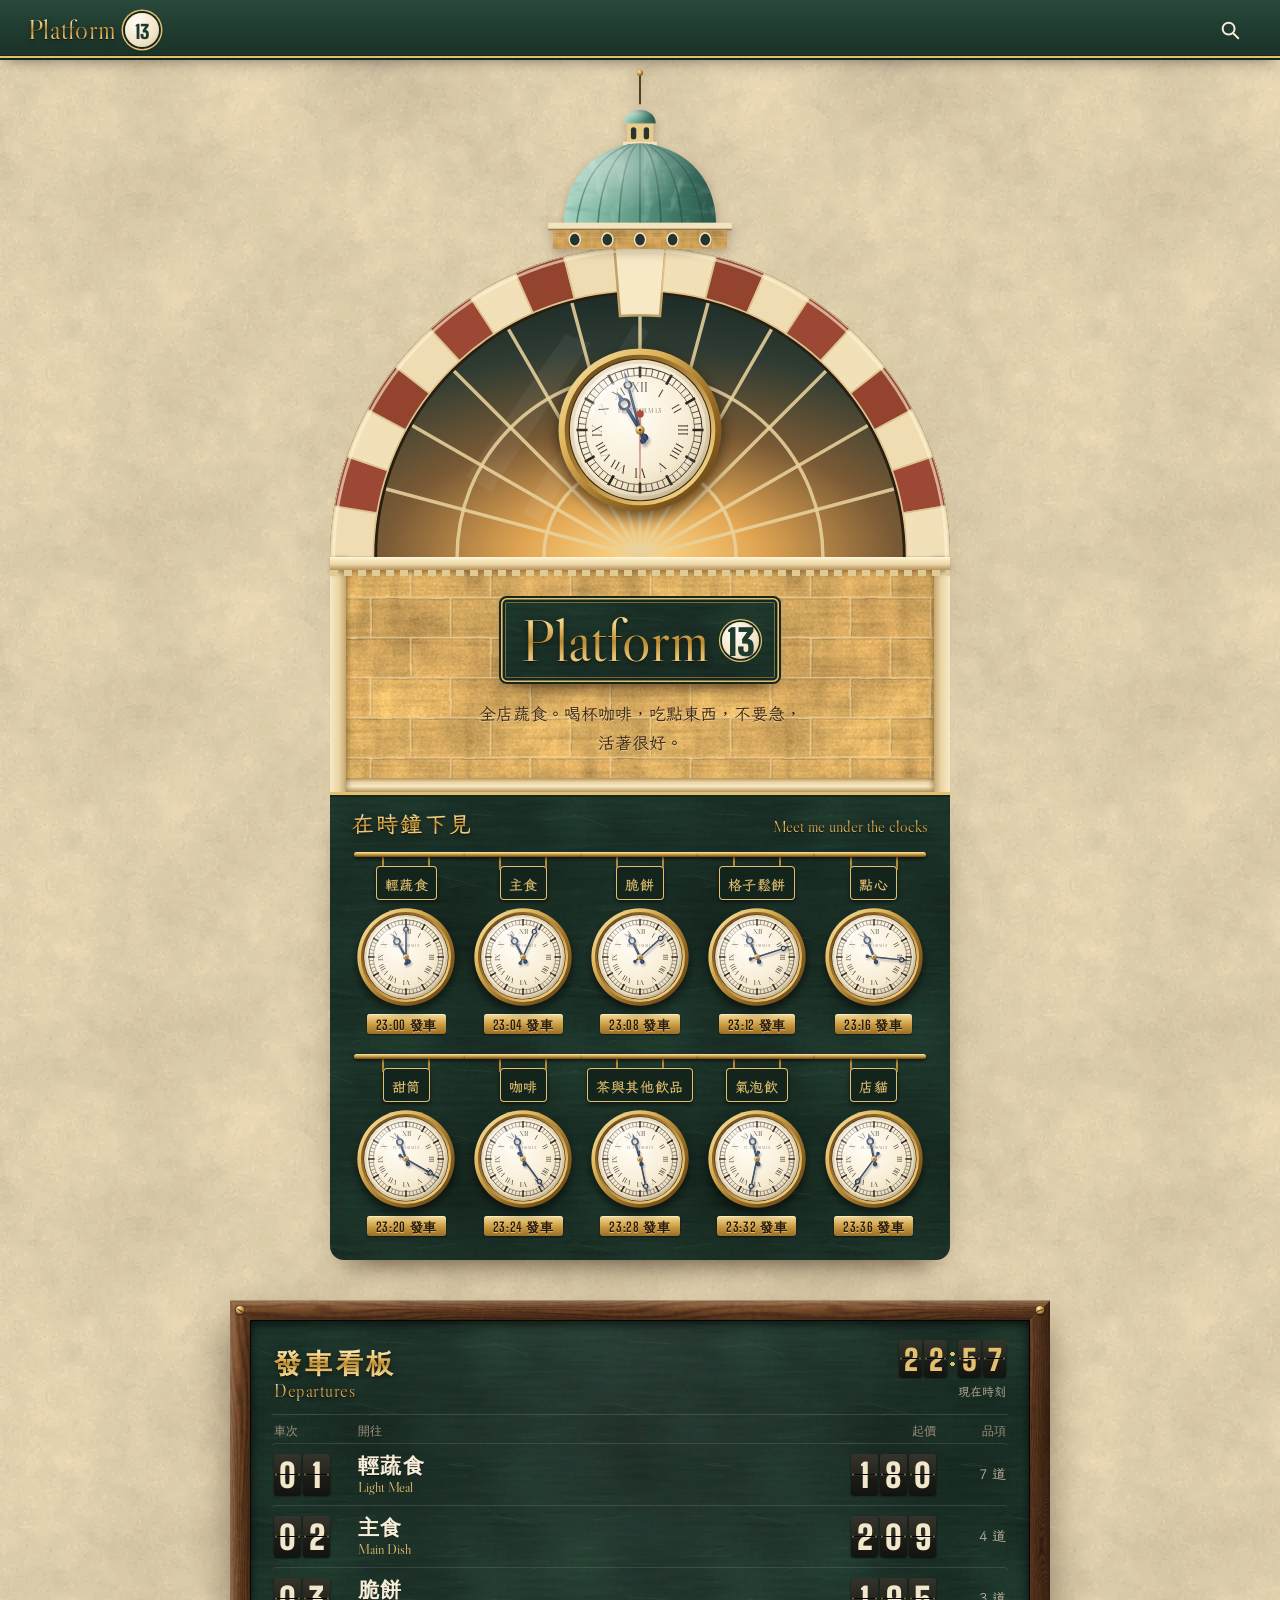
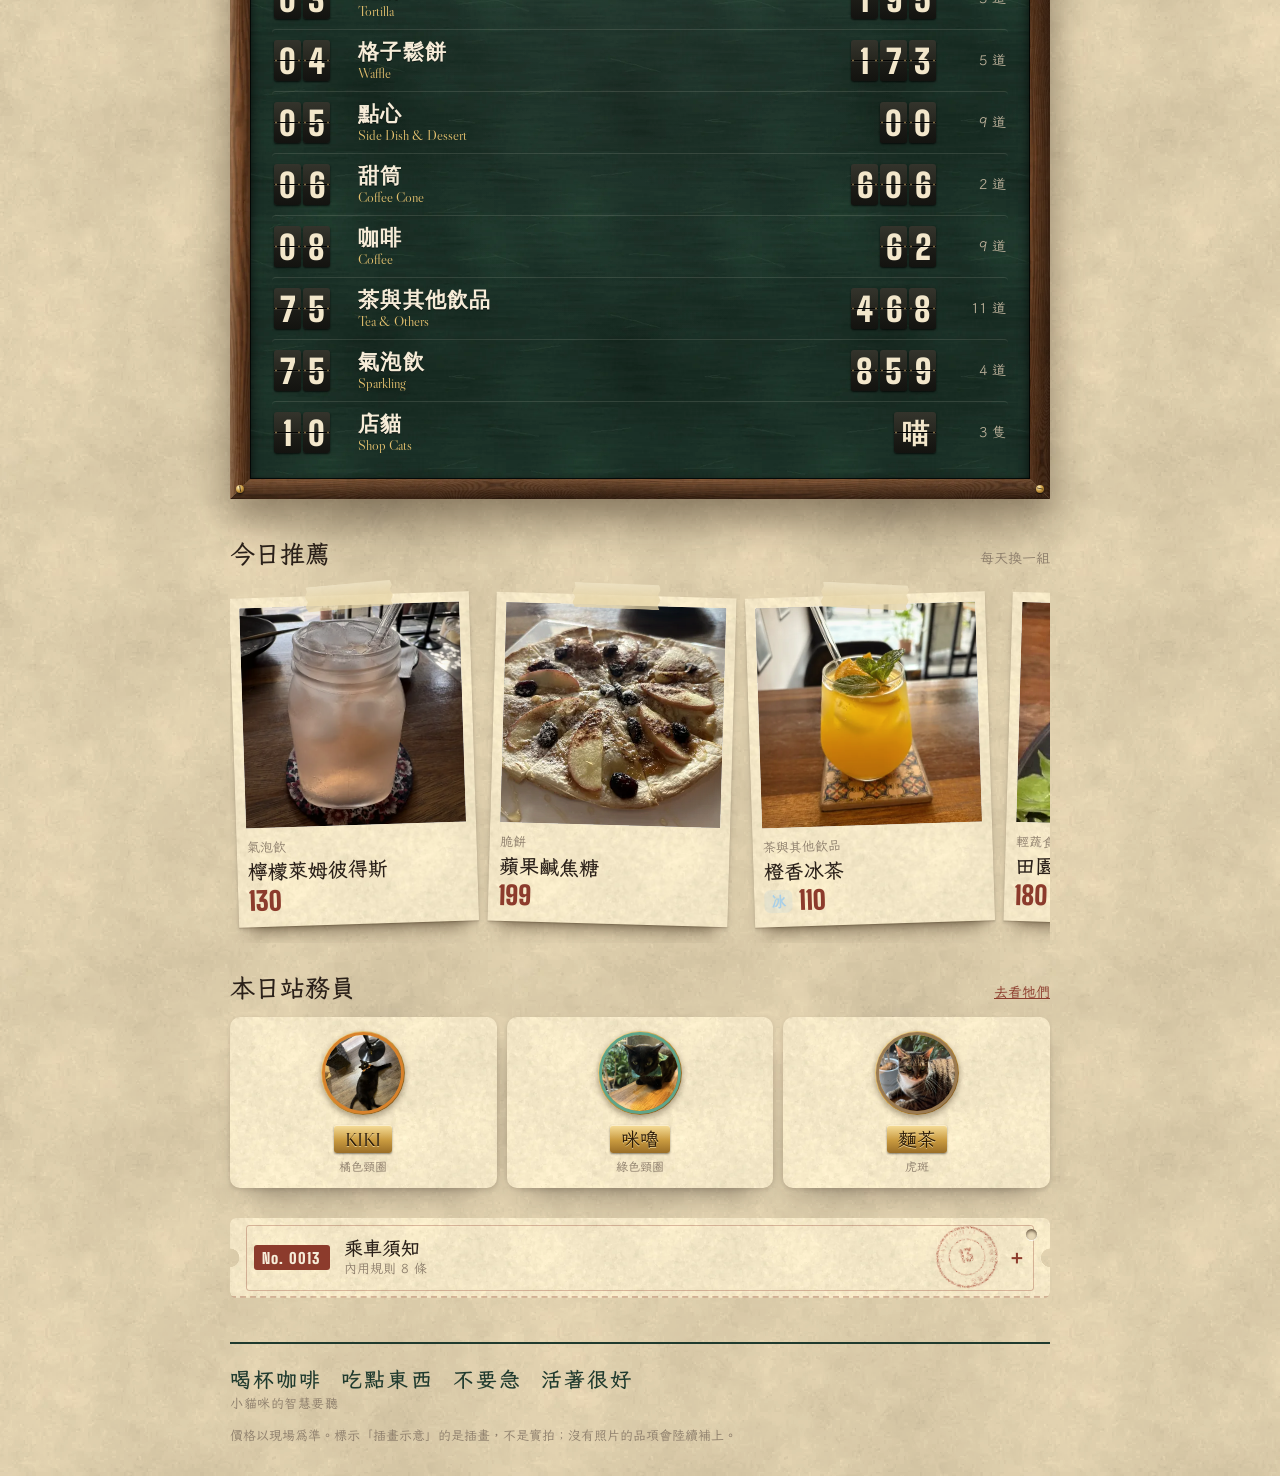
<file: index.html>
<!doctype html>
<html lang="zh-Hant">
<head>
<meta charset="utf-8">
<meta name="viewport" content="width=device-width, initial-scale=1, viewport-fit=cover">
<title>Platform 13｜菜單 Menu</title>
<meta name="description" content="Platform 13 全蔬食咖啡店的線上菜單。">
<meta name="theme-color" content="#1E3A2F">
<link rel="icon" href="assets/img/icon.svg" type="image/svg+xml">
<link rel="preload" href="assets/fonts/caslon-400.woff2" as="font" type="font/woff2" crossorigin>
<link rel="preload" href="assets/fonts/wenkai-700.woff2" as="font" type="font/woff2" crossorigin>
<link rel="stylesheet" href="assets/css/style.css?v=c1112">
</head>
<body>
<svg class="defs" width="0" height="0" aria-hidden="true" focusable="false">
  <defs>
    <linearGradient id="brassA" x1="0" y1="0" x2="1" y2="1">
      <stop offset="0" stop-color="#FCEBB0"/><stop offset=".32" stop-color="#DDB45A"/><stop offset=".6" stop-color="#9C6F27"/><stop offset="1" stop-color="#5E3C12"/>
    </linearGradient>
    <linearGradient id="brassB" x1="0" y1="0" x2="1" y2="1">
      <stop offset="0" stop-color="#5E3C12"/><stop offset=".42" stop-color="#A77B30"/><stop offset=".78" stop-color="#E6C26C"/><stop offset="1" stop-color="#FAE6A6"/>
    </linearGradient>
    <linearGradient id="brassFlat" x1="0" y1="0" x2="0" y2="1">
      <stop offset="0" stop-color="#F3D88E"/><stop offset=".5" stop-color="#C9973D"/><stop offset="1" stop-color="#8A6020"/>
    </linearGradient>
    <radialGradient id="dial" cx=".42" cy=".38" r=".72">
      <stop offset="0" stop-color="#FFFCF2"/><stop offset=".55" stop-color="#F8EED7"/><stop offset=".86" stop-color="#ECDDBB"/><stop offset="1" stop-color="#D8C399"/>
    </radialGradient>
    <radialGradient id="glass" cx=".3" cy=".24" r=".9">
      <stop offset="0" stop-color="#fff" stop-opacity=".42"/><stop offset=".32" stop-color="#fff" stop-opacity=".09"/><stop offset=".68" stop-color="#fff" stop-opacity="0"/><stop offset="1" stop-color="#2A1A08" stop-opacity=".22"/>
    </radialGradient>
    <linearGradient id="blued" x1="0" y1="0" x2="1" y2="0">
      <stop offset="0" stop-color="#121B33"/><stop offset=".5" stop-color="#34507F"/><stop offset="1" stop-color="#121B33"/>
    </linearGradient>
    <radialGradient id="cap" cx=".35" cy=".3" r=".8">
      <stop offset="0" stop-color="#FFF3C2"/><stop offset=".5" stop-color="#C99A3F"/><stop offset="1" stop-color="#5E3C12"/>
    </radialGradient>
    <linearGradient id="verdigris" x1="0" y1="0" x2="1" y2="0">
      <stop offset="0" stop-color="#A9D8C5"/><stop offset=".3" stop-color="#78B09A"/><stop offset=".68" stop-color="#437D6B"/><stop offset="1" stop-color="#2A5649"/>
    </linearGradient>
    <radialGradient id="domeShine" cx=".3" cy=".25" r=".6">
      <stop offset="0" stop-color="#fff" stop-opacity=".45"/><stop offset="1" stop-color="#fff" stop-opacity="0"/>
    </radialGradient>
    <radialGradient id="fan" cx=".5" cy="1" r="1">
      <stop offset="0" stop-color="#FFD98A"/><stop offset=".22" stop-color="#E2A653"/><stop offset=".48" stop-color="#7A5A35"/><stop offset=".78" stop-color="#2E3B32"/><stop offset="1" stop-color="#1C2C26"/>
    </radialGradient>
    <pattern id="sandPat" patternUnits="userSpaceOnUse" width="80" height="60">
      <image href="assets/img/tex/sandstone.webp" width="80" height="60" preserveAspectRatio="none"/>
    </pattern>
    <filter id="handShadow" x="-50%" y="-50%" width="200%" height="200%"><feGaussianBlur stdDeviation="1.15"/></filter>
    <filter id="patina" x="0" y="0" width="100%" height="100%">
      <feTurbulence type="fractalNoise" baseFrequency=".09 .045" numOctaves="3" seed="4" result="n"/>
      <feColorMatrix in="n" type="matrix" values="0 0 0 0 .52  0 0 0 0 .78  0 0 0 0 .66  0 0 0 2.4 -1.3" result="lite"/>
      <feTurbulence type="fractalNoise" baseFrequency=".05 .2" numOctaves="2" seed="11" result="n2"/>
      <feColorMatrix in="n2" type="matrix" values="0 0 0 0 .14  0 0 0 0 .30  0 0 0 0 .25  0 0 0 2.4 -1.25" result="dark"/>
      <feMerge result="spots"><feMergeNode in="dark"/><feMergeNode in="lite"/></feMerge>
      <feComposite in="spots" in2="SourceGraphic" operator="in"/>
    </filter>
    <filter id="distress" x="-10%" y="-10%" width="120%" height="120%">
      <feTurbulence type="fractalNoise" baseFrequency=".85" numOctaves="2" seed="7" result="n"/>
      <feColorMatrix in="n" type="matrix" values="0 0 0 0 0  0 0 0 0 0  0 0 0 0 0  0 0 0 -2.6 1.75" result="m"/>
      <feComposite in="SourceGraphic" in2="m" operator="in"/>
    </filter>
  </defs>
</svg>
<a class="skip" href="#view">跳到菜單內容</a>
<div class="ambient" id="ambient" aria-hidden="true"></div>

<header class="top" id="top">
  <a class="logo" href="#/" aria-label="回到首頁"><span class="gilt">Platform</span><b>13</b></a>
  <button class="icon-btn" id="openSearch" type="button" aria-label="搜尋餐點或飲品">
    <svg viewBox="0 0 24 24" aria-hidden="true"><circle cx="10.5" cy="10.5" r="6.5"/><path d="M15.5 15.5 21 21"/></svg>
  </button>
</header>

<main id="view" tabindex="-1"></main>

<footer class="foot" id="foot">
  <p class="foot-quote" id="footQuote"></p>
  <p class="foot-note">價格以現場為準。標示「插畫示意」的是插畫，不是實拍；沒有照片的品項會陸續補上。</p>
</footer>

<div class="sheet-wrap" id="sheetWrap" hidden>
  <div class="sheet-backdrop" data-close></div>
  <section class="sheet" id="sheet" role="dialog" aria-modal="true" aria-labelledby="sheetTitle" tabindex="-1"></section>
</div>

<div class="search-wrap" id="searchWrap" hidden>
  <section class="search" role="dialog" aria-modal="true" aria-label="搜尋菜單">
    <div class="search-bar">
      <svg viewBox="0 0 24 24" aria-hidden="true"><circle cx="10.5" cy="10.5" r="6.5"/><path d="M15.5 15.5 21 21"/></svg>
      <input id="searchInput" type="search" placeholder="搜尋：拿鐵、鬆餅、無咖啡因…" autocomplete="off" enterkeyhint="search" aria-label="搜尋關鍵字">
      <button class="text-btn" id="closeSearch" type="button">關閉</button>
    </div>
    <div class="search-hints" id="searchHints"></div>
    <div class="search-results" id="searchResults" aria-live="polite"></div>
  </section>
</div>

<script src="assets/js/menu-data.js?v=c1112"></script>
<script src="assets/js/app.js?v=c1112"></script>
</body>
</html>
</file>
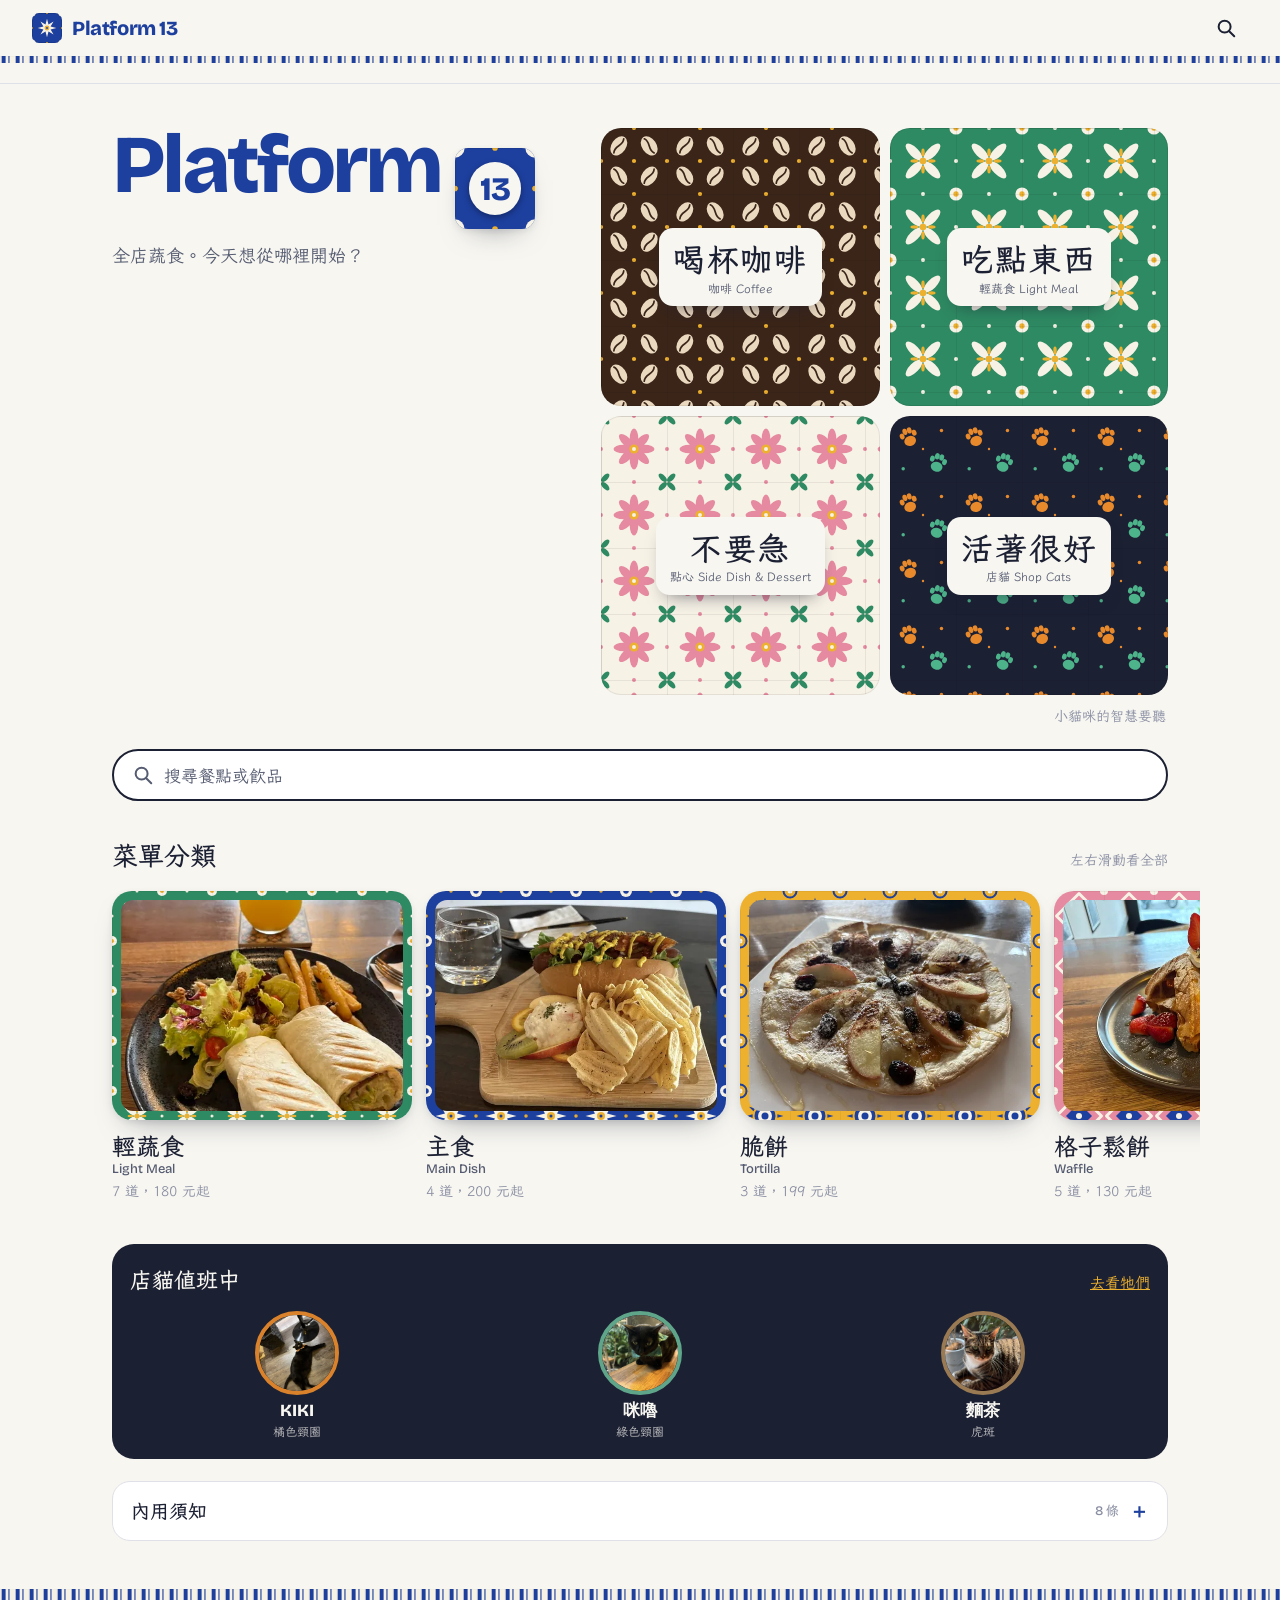
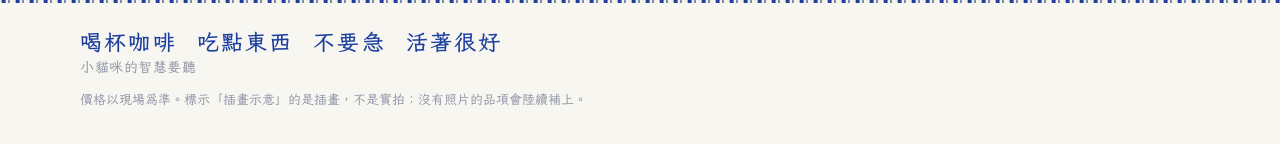
<file: a/index.html>
<!doctype html>
<html lang="zh-Hant">
<head>
<meta charset="utf-8">
<meta name="viewport" content="width=device-width, initial-scale=1, viewport-fit=cover">
<title>Platform 13｜菜單 Menu</title>
<meta name="description" content="Platform 13 全蔬食咖啡店的線上菜單（樣板 A：花磚）。">
<meta name="theme-color" content="#F7F6F1">
<link rel="icon" href="../assets/img/icon.svg" type="image/svg+xml">
<link rel="preload" href="../assets/fonts/wenkai-700.woff2" as="font" type="font/woff2" crossorigin>
<link rel="preload" href="../assets/fonts/bricolage-800.woff2" as="font" type="font/woff2" crossorigin>
<link rel="stylesheet" href="style.css">
</head>
<body>
<a class="skip" href="#view">跳到菜單內容</a>

<header class="bar">
  <a class="brand" href="#/" aria-label="回到首頁">
    <span class="brand-tile" id="brandTile" aria-hidden="true"></span>
    <span class="brand-name">Platform 13</span>
  </a>
  <button class="icon-btn" id="openSearch" type="button" aria-label="搜尋餐點或飲品">
    <svg viewBox="0 0 24 24" aria-hidden="true"><circle cx="10.5" cy="10.5" r="6.5"/><path d="M15.5 15.5 21 21"/></svg>
  </button>
</header>
<div class="bar-strip" id="barStrip" aria-hidden="true"></div>

<nav class="chips" id="chips" aria-label="菜單分類" hidden></nav>

<main id="view" tabindex="-1"></main>

<footer class="foot">
  <div class="foot-strip" id="footStrip" aria-hidden="true"></div>
  <p class="foot-quote" id="footQuote"></p>
  <p class="foot-note">價格以現場為準。標示「插畫示意」的是插畫，不是實拍；沒有照片的品項會陸續補上。</p>
</footer>

<div class="sheet-wrap" id="sheetWrap" hidden>
  <div class="sheet-backdrop" data-close></div>
  <section class="sheet" id="sheet" role="dialog" aria-modal="true" aria-labelledby="sheetTitle" tabindex="-1"></section>
</div>

<div class="search-wrap" id="searchWrap" hidden>
  <section class="search" role="dialog" aria-modal="true" aria-label="搜尋菜單">
    <div class="search-bar">
      <svg viewBox="0 0 24 24" aria-hidden="true"><circle cx="10.5" cy="10.5" r="6.5"/><path d="M15.5 15.5 21 21"/></svg>
      <input id="searchInput" type="search" placeholder="搜尋：拿鐵、鬆餅、無咖啡因…" autocomplete="off" enterkeyhint="search" aria-label="搜尋關鍵字">
      <button class="text-btn" id="closeSearch" type="button">關閉</button>
    </div>
    <div class="search-hints" id="searchHints"></div>
    <div class="search-results" id="searchResults" aria-live="polite"></div>
  </section>
</div>

<script src="../assets/js/menu-data.js"></script>
<script src="tiles.js"></script>
<script src="app.js"></script>
</body>
</html>
</file>
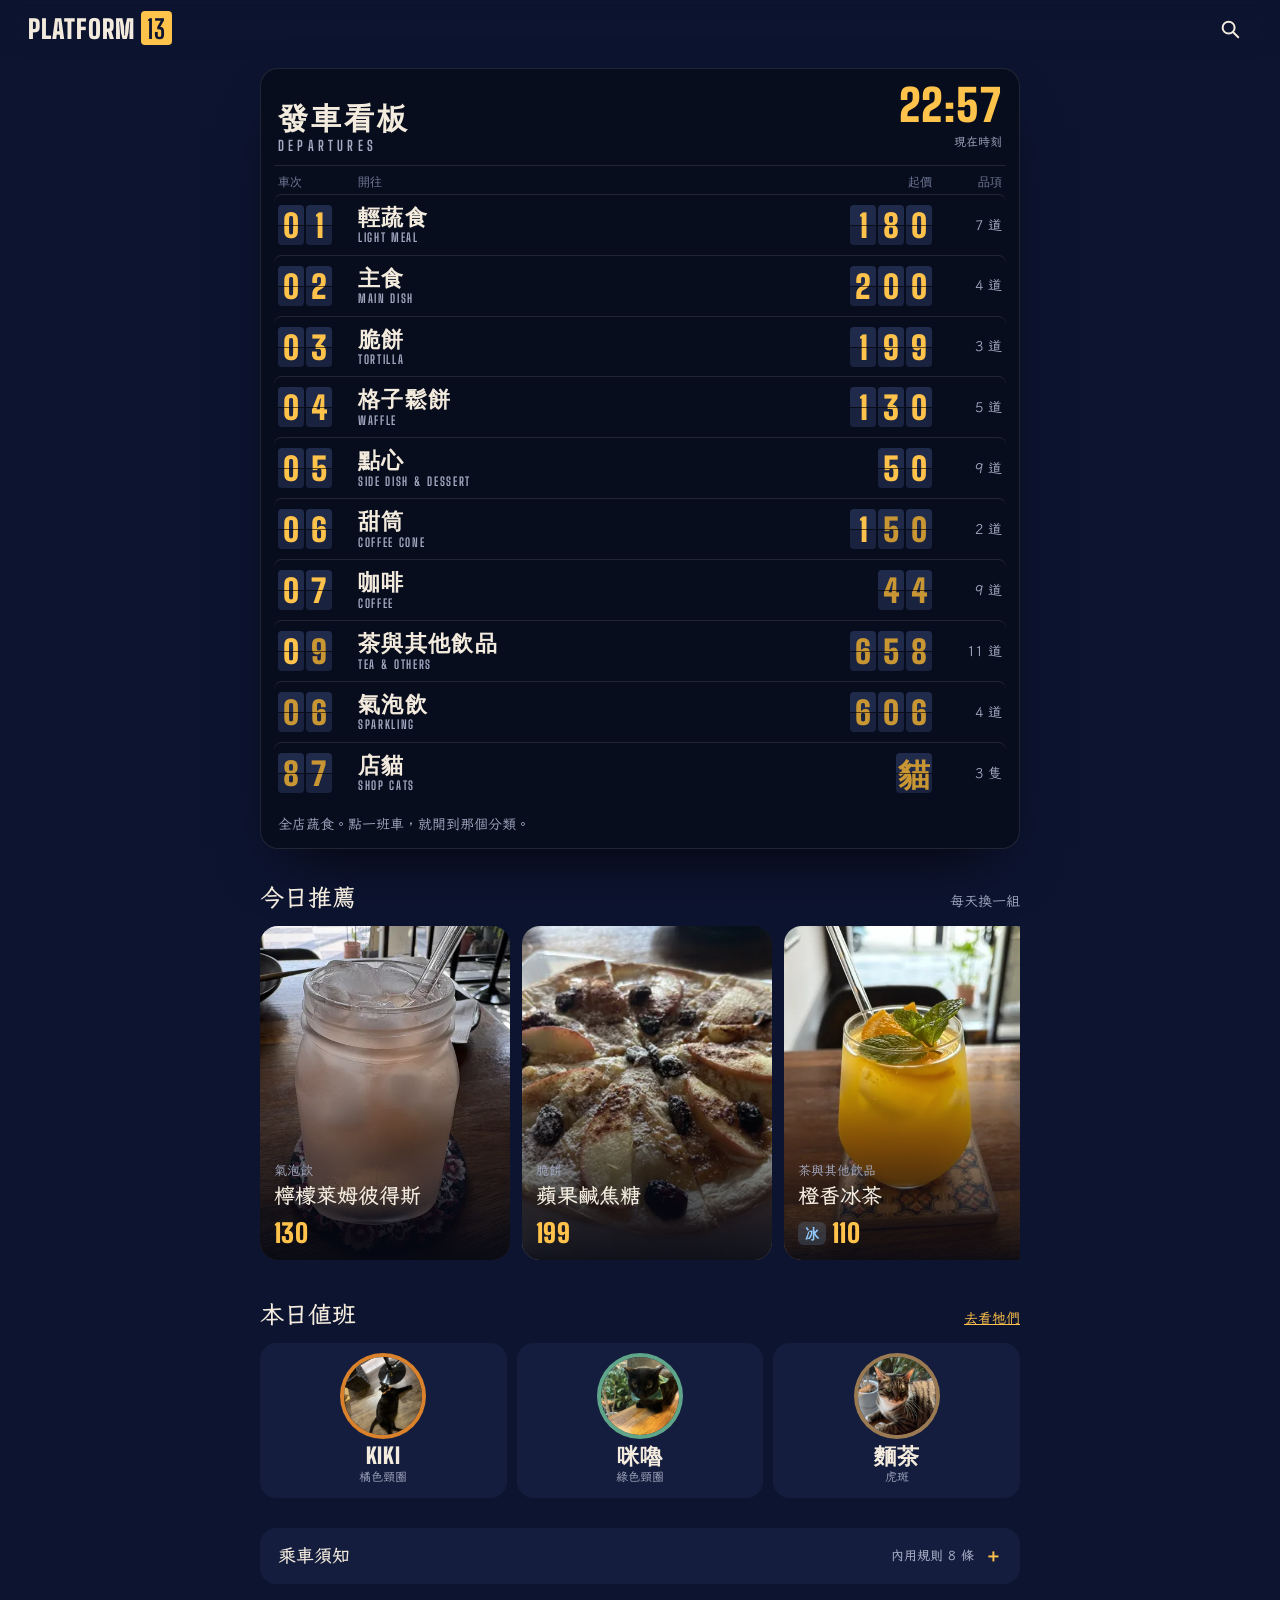
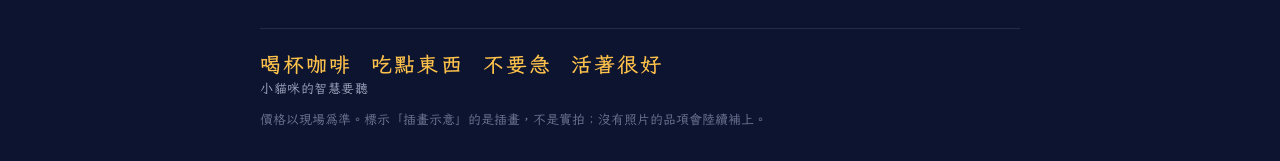
<file: b/index.html>
<!doctype html>
<html lang="zh-Hant">
<head>
<meta charset="utf-8">
<meta name="viewport" content="width=device-width, initial-scale=1, viewport-fit=cover">
<title>Platform 13｜菜單 Menu</title>
<meta name="description" content="Platform 13 全蔬食咖啡店的線上菜單（樣板 B：夜車）。">
<meta name="theme-color" content="#0D1430">
<link rel="icon" href="../assets/img/icon.svg" type="image/svg+xml">
<link rel="preload" href="../assets/fonts/bigshoulders-900.woff2" as="font" type="font/woff2" crossorigin>
<link rel="preload" href="../assets/fonts/wenkai-700.woff2" as="font" type="font/woff2" crossorigin>
<link rel="stylesheet" href="style.css">
</head>
<body>
<a class="skip" href="#view">跳到菜單內容</a>
<div class="ambient" id="ambient" aria-hidden="true"></div>

<header class="top" id="top">
  <a class="logo" href="#/" aria-label="回到看板">PLATFORM<b>13</b></a>
  <button class="icon-btn" id="openSearch" type="button" aria-label="搜尋餐點或飲品">
    <svg viewBox="0 0 24 24" aria-hidden="true"><circle cx="10.5" cy="10.5" r="6.5"/><path d="M15.5 15.5 21 21"/></svg>
  </button>
</header>

<main id="view" tabindex="-1"></main>

<footer class="foot" id="foot">
  <p class="foot-quote" id="footQuote"></p>
  <p class="foot-note">價格以現場為準。標示「插畫示意」的是插畫，不是實拍；沒有照片的品項會陸續補上。</p>
</footer>

<div class="sheet-wrap" id="sheetWrap" hidden>
  <div class="sheet-backdrop" data-close></div>
  <section class="sheet" id="sheet" role="dialog" aria-modal="true" aria-labelledby="sheetTitle" tabindex="-1"></section>
</div>

<div class="search-wrap" id="searchWrap" hidden>
  <section class="search" role="dialog" aria-modal="true" aria-label="搜尋菜單">
    <div class="search-bar">
      <svg viewBox="0 0 24 24" aria-hidden="true"><circle cx="10.5" cy="10.5" r="6.5"/><path d="M15.5 15.5 21 21"/></svg>
      <input id="searchInput" type="search" placeholder="搜尋：拿鐵、鬆餅、無咖啡因…" autocomplete="off" enterkeyhint="search" aria-label="搜尋關鍵字">
      <button class="text-btn" id="closeSearch" type="button">關閉</button>
    </div>
    <div class="search-hints" id="searchHints"></div>
    <div class="search-results" id="searchResults" aria-live="polite"></div>
  </section>
</div>

<script src="../assets/js/menu-data.js"></script>
<script src="app.js"></script>
</body>
</html>
</file>
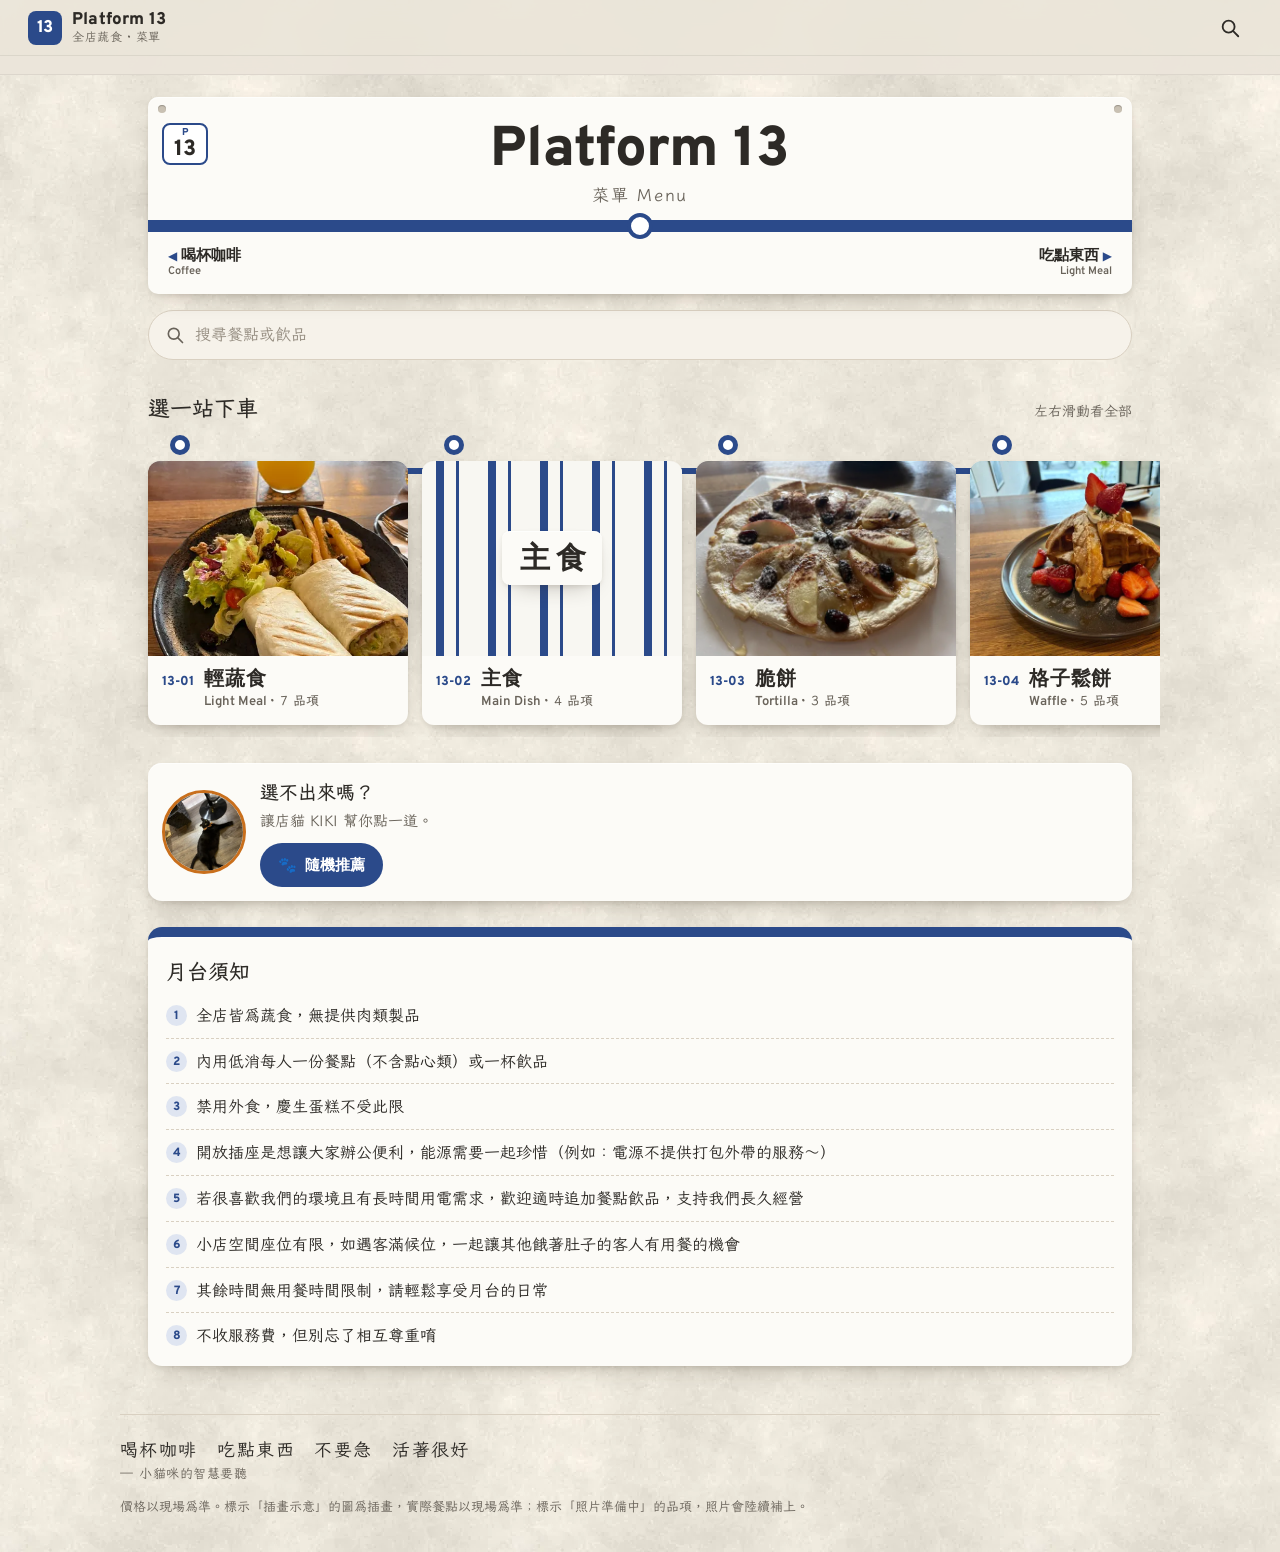
<file: v1/index.html>
<!doctype html>
<html lang="zh-Hant">
<head>
<meta charset="utf-8">
<meta name="viewport" content="width=device-width, initial-scale=1, viewport-fit=cover">
<title>Platform 13｜菜單 Menu</title>
<meta name="description" content="Platform 13 全蔬食咖啡店的線上菜單：輕蔬食、主食、脆餅、鬆餅、點心、咖啡、茶飲與氣泡飲，附照片與價格，還有三隻店貓。">
<meta name="theme-color" content="#2b4a8a">
<meta property="og:title" content="Platform 13｜菜單 Menu">
<meta property="og:description" content="全店蔬食。喝杯咖啡，吃點東西，不要急，活著很好。">
<meta property="og:image" content="../assets/img/photos/strawberry-waffle.webp">
<link rel="icon" href="../assets/img/icon.svg" type="image/svg+xml">
<link rel="preload" href="../assets/fonts/wenkai-400.woff2" as="font" type="font/woff2" crossorigin>
<link rel="stylesheet" href="style.css">
</head>
<body>
<a class="skip" href="#view">跳到菜單內容</a>

<header class="topbar" id="topbar">
  <a class="wordmark" href="#/" aria-label="回到總覽">
    <span class="wordmark-badge" aria-hidden="true">13</span>
    <span class="wordmark-text"><b>Platform 13</b><small>全店蔬食・菜單</small></span>
  </a>
  <button class="icon-btn" id="openSearch" type="button" aria-label="搜尋餐點或飲品">
    <svg viewBox="0 0 24 24" aria-hidden="true"><circle cx="10.5" cy="10.5" r="6.5"/><path d="M15.5 15.5 21 21"/></svg>
  </button>
</header>

<nav class="stops" id="stops" aria-label="菜單分類" hidden></nav>

<main id="view" tabindex="-1"></main>

<footer class="site-foot">
  <p class="foot-quote" id="footQuote"></p>
  <p class="foot-note">價格以現場為準。標示「插畫示意」的圖為插畫，實際餐點以現場為準；標示「照片準備中」的品項，照片會陸續補上。</p>
</footer>

<div class="sheet-wrap" id="sheetWrap" hidden>
  <div class="sheet-backdrop" data-close></div>
  <section class="sheet" id="sheet" role="dialog" aria-modal="true" aria-labelledby="sheetTitle" tabindex="-1"></section>
</div>

<div class="search-wrap" id="searchWrap" hidden>
  <section class="search" role="dialog" aria-modal="true" aria-label="搜尋菜單">
    <div class="search-bar">
      <svg viewBox="0 0 24 24" aria-hidden="true"><circle cx="10.5" cy="10.5" r="6.5"/><path d="M15.5 15.5 21 21"/></svg>
      <input id="searchInput" type="search" placeholder="搜尋：拿鐵、鬆餅、無咖啡因…" autocomplete="off" enterkeyhint="search" aria-label="搜尋關鍵字">
      <button class="text-btn" id="closeSearch" type="button">關閉</button>
    </div>
    <div class="search-hints" id="searchHints"></div>
    <div class="search-results" id="searchResults" aria-live="polite"></div>
  </section>
</div>

<script src="../assets/js/menu-data.js"></script>
<script src="app.js"></script>
</body>
</html>
</file>
<file: assets/css/style.css>
/* Template C — 時鐘下: sandstone, verdigris and painted boards, after Flinders Street Station */
@font-face { font-family: 'WenKai'; src: url(../fonts/wenkai-400.woff2) format('woff2'); font-weight: 400; font-display: swap; }
@font-face { font-family: 'WenKai'; src: url(../fonts/wenkai-700.woff2) format('woff2'); font-weight: 700; font-display: swap; }
@font-face { font-family: 'Shoulders'; src: url(../fonts/bigshoulders-700.woff2) format('woff2'); font-weight: 700; font-display: swap; }
@font-face { font-family: 'Shoulders'; src: url(../fonts/bigshoulders-900.woff2) format('woff2'); font-weight: 900; font-display: swap; }
@font-face { font-family: 'Caslon'; src: url(../fonts/caslon-400.woff2) format('woff2'); font-weight: 400; font-display: swap; }

:root {
  --green: #1F3A2E;
  --green-2: #2A4B3C;
  --green-ink: #15261F;
  --verdigris: #5E9C87;
  --sand: #E8C47C;
  --ochre: #C98E2F;
  --gilt: #E4C06E;
  --cream: #F6ECD8;
  --paper: #EFE3C8;
  --brick: #8C3B2C;
  --wood: #6B4227;
  --ink: #2A2019;
  --ink-2: #5F5245;
  --ink-3: #8C7D6B;
  --line: rgba(42, 32, 25, .14);
  --line-dark: rgba(246, 236, 216, .13);
  --hot: #F2A07E;
  --ice: #A8CFE8;
  --kai: 'WenKai', 'LXGW WenKai TC', 'Kaiti TC', 'BiauKai', 'DFKai-SB', serif;
  --sign: 'PingFang TC', 'Noto Sans TC', 'Microsoft JhengHei', 'Heiti TC', system-ui, sans-serif;
  --tall: 'Shoulders', 'Oswald', 'Arial Narrow', sans-serif;
  --old: 'Caslon', 'Baskerville', 'Georgia', serif;
  --g: 16px;
  --lift: 0 16px 30px -18px rgba(42, 32, 25, .6), 0 2px 5px rgba(42, 32, 25, .12);
}

* { box-sizing: border-box; }
html { -webkit-text-size-adjust: 100%; background: var(--paper); }
body { margin: 0; color: var(--ink); font: 400 17px/1.6 var(--kai); min-height: 100vh; overflow-x: hidden;
  background: var(--paper) url(../img/paper.webp) repeat; background-size: 512px; background-blend-mode: multiply; }
body.locked, body.immersive { overflow: hidden; }
body.immersive .top, body.immersive .foot { display: none; }
img { display: block; max-width: 100%; }
button { font: inherit; color: inherit; }
a { color: inherit; }
:focus-visible { outline: 3px solid var(--ochre); outline-offset: 3px; border-radius: 8px; }
.skip { position: absolute; left: -999px; top: 8px; background: var(--cream); padding: 8px 12px; z-index: 60; }
.skip:focus { left: 8px; }
.ambient { position: fixed; inset: -60px; z-index: 0; background: center / cover no-repeat; filter: blur(48px) brightness(.4) sepia(.35); display: none; }

/* ------------------------------------------------------------ utilities */
.defs { position: absolute; width: 0; height: 0; overflow: hidden; }
.sr { position: absolute; width: 1px; height: 1px; overflow: hidden; clip: rect(0 0 0 0); white-space: nowrap; }
.gilt { color: var(--gilt); }
@supports ((-webkit-background-clip: text) or (background-clip: text)) {
  .gilt {
    color: transparent;
    background: linear-gradient(180deg, #FFF3C9 0%, #EECB7A 28%, #B8892F 52%, #E2BE6E 72%, #F8E6A8 100%);
    -webkit-background-clip: text; background-clip: text;
    filter: drop-shadow(0 1px 0 rgba(26, 16, 4, .95)) drop-shadow(0 2px 3px rgba(0, 0, 0, .35));
  }
}

/* ------------------------------------------------------------ enamel sign bar */
.top {
  position: sticky; top: 0; z-index: 10; display: flex; align-items: center; justify-content: space-between;
  height: 60px; padding: 0 var(--g); padding-top: env(safe-area-inset-top); color: var(--cream);
  background: linear-gradient(#29493C, #1F3A2E 55%, #1A3127);
  box-shadow: inset 0 -2px 0 #14271F, inset 0 -4px 0 var(--gilt), inset 0 -5px 0 #14271F, 0 6px 16px -8px rgba(0,0,0,.55);
}
.logo { display: flex; align-items: center; gap: 9px; text-decoration: none; }
.logo span { font: 400 27px/1.1 var(--old); letter-spacing: .01em; }
.logo b {
  display: grid; place-items: center; width: 34px; height: 34px; border-radius: 50%; padding-top: 2px;
  background: radial-gradient(circle at 35% 30%, #FFFDF6, #F2E5C7 60%, #D6C397); color: var(--green); font: 900 19px/1 var(--tall);
  box-shadow: 0 0 0 2px #14271F, 0 0 0 3.5px var(--gilt), 0 2px 5px rgba(0,0,0,.55);
}
.icon-btn { width: 44px; height: 44px; border: 0; border-radius: 50%; background: transparent; display: grid; place-items: center; cursor: pointer; color: var(--cream); }
.icon-btn:hover { background: rgba(255,255,255,.1); }
.icon-btn svg, .search-bar svg { width: 22px; height: 22px; fill: none; stroke: currentColor; stroke-width: 2.2; stroke-linecap: round; }

/* ------------------------------------------------------------ facade: dome, arch, tower clock */
.facade { position: relative; z-index: 1; margin: 8px var(--g) 0; }
.dome-wrap { position: relative; z-index: 1; display: flex; justify-content: center; margin-bottom: -2px; }
.dome { display: block; width: min(62%, 290px); height: auto; filter: drop-shadow(0 4px 5px rgba(60, 40, 20, .28)); }
.dome .ribs path { fill: none; stroke: #234B3F; stroke-opacity: .55; stroke-width: 1.3; }
.arch { position: relative; max-width: 560px; margin: 0 auto; }
.arch-head { position: relative; aspect-ratio: 2 / 1; border-radius: 9999px 9999px 0 0; overflow: hidden; background: #1C2C26; }
.arch-svg { position: absolute; inset: 0; display: block; width: 100%; height: 100%; }
.arch-svg .bars line, .arch-svg .bars path { fill: none; stroke: #E9D29C; stroke-width: 1.1; stroke-opacity: .88; }
.arch-svg .recess { fill: none; stroke: #2B1E10; stroke-width: 2.4; }
.arch-svg .vs { stroke: #DCC48F; stroke-width: .55; }
.arch-svg .key { stroke: #BFA266; stroke-width: .8; }
.arch-svg .lip { fill: none; stroke: #FFF6DC; stroke-opacity: .6; stroke-width: .9; }
.tower { position: absolute; left: 50%; top: 59%; width: 27%; transform: translate(-50%, -50%); }
.tower .clk { display: block; width: 100%; height: auto; filter: drop-shadow(0 6px 8px rgba(0, 0, 0, .6)); }

.arch-body {
  position: relative; padding: 0 30px; text-align: center;
  background: #D9AE62 url(../img/tex/sandstone.webp) 0 0 / 320px 240px;
  box-shadow: inset 0 -12px 18px -12px rgba(60, 35, 10, .4);
}
.arch-body::before, .arch-body::after {
  content: ''; position: absolute; top: 0; bottom: 0; width: 16px;
  background: linear-gradient(90deg, #F7E9C6, #EAD5A4 55%, #C3A770); box-shadow: 3px 0 5px -1px rgba(60, 35, 10, .38);
}
.arch-body::before { left: 0; }
.arch-body::after { right: 0; transform: scaleX(-1); }
.cornice { position: relative; z-index: 1; height: 13px; margin: 0 -30px; background: linear-gradient(#FFF5D8, #ECD7A6 55%, #B4925C); box-shadow: 0 4px 6px -2px rgba(60, 35, 10, .5); }
.cornice::after { content: ''; position: absolute; left: 0; right: 0; bottom: -6px; height: 6px; background: repeating-linear-gradient(90deg, #E2CA95 0 8px, transparent 8px 14px); }
.plaque {
  display: inline-block; margin: 26px auto 0; padding: 10px 22px 9px; border-radius: 8px;
  background: #1F3A2E url(../img/tex/paint.webp) 0 0 / 256px 256px;
  box-shadow: inset 0 0 0 2px #14271F, inset 0 0 0 3.6px var(--gilt), inset 0 0 0 6px #14271F, inset 0 0 0 6.8px rgba(228, 192, 110, .55), 0 12px 18px -10px rgba(40, 24, 8, .85);
}
.plaque h1 { margin: 0; display: flex; align-items: center; gap: .22em; font: 400 clamp(36px, 10.4vw, 60px)/1.15 var(--old); white-space: nowrap; }
.roundel {
  display: inline-grid; place-items: center; width: 1.02em; height: 1.02em; border-radius: 50%; padding-top: .06em;
  background: radial-gradient(circle at 35% 30%, #FFFDF6, #F2E5C7 60%, #D6C397); color: var(--green); font: 900 .6em/1 var(--tall);
  box-shadow: 0 0 0 .05em #14271F, 0 0 0 .085em var(--gilt), 0 .06em .12em rgba(0, 0, 0, .6);
}
.lede { margin: 16px auto 0; max-width: 21em; font-size: 17px; line-height: 1.7; color: #3A2614; text-shadow: 0 1px 0 rgba(255, 240, 200, .55); }
.lede span { white-space: nowrap; }
.plinth { height: 14px; margin: 20px -30px 0; background: linear-gradient(#B4925C, #EAD5A4 30%, #F7E9C6 60%, #B4925C); }

/* ------------------------------------------------------------ the row of clocks */
.under {
  position: relative; padding: 14px 0 20px; border-radius: 0 0 14px 14px; color: var(--cream);
  background: #1F3A2E url(../img/tex/paint.webp) 0 0 / 256px 256px;
  box-shadow: inset 0 3px 0 var(--gilt), inset 0 5px 0 #14271F, 0 18px 30px -18px rgba(40, 24, 8, .85);
}
.under-head { display: flex; align-items: baseline; justify-content: space-between; gap: 10px; padding: 4px 16px 0; }
.under-head h2 { margin: 0; font: 700 22px/1.25 var(--kai); letter-spacing: .1em; }
.under-head p { margin: 0; font: 400 16px/1.2 var(--old); }
.clocks { overflow-x: auto; scroll-snap-type: x proximity; scrollbar-width: none; }
.clocks::-webkit-scrollbar { display: none; }
.track { position: relative; display: flex; width: max-content; padding: 26px 10px 2px; }
.uclock { position: relative; flex: 0 0 108px; display: grid; justify-items: center; text-decoration: none; scroll-snap-align: start; }
.uclock::after { content: ''; position: absolute; left: 0; right: 0; top: -14px; height: 5px; background: linear-gradient(#FCE9AE, #C99A3F 50%, #6B4615); box-shadow: 0 2px 3px rgba(0, 0, 0, .55); }
.uclock:first-child::after { left: 6px; border-radius: 3px 0 0 3px; }
.uclock:last-child::after { right: 6px; border-radius: 0 3px 3px 0; }
.uclock::before { content: ''; position: absolute; top: -12px; left: 50%; width: 44px; height: 16px; transform: translateX(-50%); border-left: 2px solid #B98B37; border-right: 2px solid #B98B37; }
.plate { position: relative; z-index: 1; padding: 4px 9px 3px; border-radius: 4px; background: #13241D; box-shadow: inset 0 0 0 1px var(--gilt), 0 2px 4px rgba(0, 0, 0, .55); white-space: nowrap; }
.plate b { font: 700 14px/1.3 var(--kai); color: var(--gilt); letter-spacing: .04em; }
.uclock .clk { display: block; width: 94px; height: 94px; margin-top: 7px; filter: drop-shadow(0 6px 5px rgba(0, 0, 0, .55)); transition: transform .3s ease; }
.uclock:hover .clk { transform: rotate(-3deg); }
.uclock .tag {
  margin-top: 7px; padding: 3px 9px 1px; border-radius: 3px; color: #2A1A08; font: 700 13px/1.25 var(--tall); letter-spacing: .05em;
  background: linear-gradient(#F7DF9B, #C99A3F 55%, #9A6E28); box-shadow: 0 1px 2px rgba(0, 0, 0, .5), inset 0 1px 0 rgba(255, 255, 255, .5); text-shadow: 0 1px 0 rgba(255, 235, 180, .6);
}

/* clock face details (inline SVG) */
.clk .cr { fill: none; stroke: #2A2019; stroke-width: .7; }
.clk .cr.thin { stroke-width: .45; }
.clk .mt { fill: none; stroke: #2A2019; stroke-width: .55; }
.clk .ht { fill: none; stroke: #2A2019; stroke-width: 1.9; }
.clk .nums text { font: 400 8.6px 'Caslon', 'Baskerville', serif; fill: #2A2019; text-anchor: middle; }
.clk .mk { font: 400 4.3px 'Caslon', 'Baskerville', serif; letter-spacing: .5px; fill: #6B5236; text-anchor: middle; }
.clk .age { fill: none; stroke: #8A6A3A; stroke-opacity: .16; stroke-width: 3; }
.clk .hs { fill: #000; opacity: .32; }
.clk .hd { fill: url(#blued); }
.clk .sec { fill: #9C2F21; transform-box: view-box; transform-origin: 60px 60px; animation: tick 60s steps(60, end) infinite; }
@keyframes tick { to { transform: rotate(360deg); } }
.clk .glint { fill: none; stroke: #fff; stroke-opacity: .55; stroke-width: 3; stroke-linecap: round; }
.clk .glint.dim { stroke-opacity: .22; stroke-width: 2; }

/* ------------------------------------------------------------ departure board: wood frame, painted panel, split flaps */
.board { position: relative; z-index: 1; margin: 32px var(--g) 0; padding: 14px; filter: drop-shadow(0 22px 20px rgba(40, 24, 8, .45)); }
.rail { position: absolute; display: block; }
.rt { left: 0; right: 0; top: 0; height: 14px; clip-path: polygon(0 0, 100% 0, calc(100% - 14px) 100%, 14px 100%);
  background: linear-gradient(rgba(255, 236, 200, .3), rgba(255, 236, 200, 0) 45%, rgba(0, 0, 0, .38)), url(../img/tex/wood-h.webp) 0 0 / 512px 64px; }
.rb { left: 0; right: 0; bottom: 0; height: 14px; clip-path: polygon(14px 0, calc(100% - 14px) 0, 100% 100%, 0 100%);
  background: linear-gradient(rgba(255, 236, 200, .1), rgba(0, 0, 0, .5)), url(../img/tex/wood-h.webp) 0 -30px / 512px 64px; }
.rl { top: 0; bottom: 0; left: 0; width: 14px; clip-path: polygon(0 0, 100% 14px, 100% calc(100% - 14px), 0 100%);
  background: linear-gradient(90deg, rgba(255, 236, 200, .26), rgba(255, 236, 200, 0) 45%, rgba(0, 0, 0, .36)), url(../img/tex/wood-v.webp) 0 0 / 64px 512px; }
.rr { top: 0; bottom: 0; right: 0; width: 14px; clip-path: polygon(0 14px, 100% 0, 100% 100%, 0 calc(100% - 14px));
  background: linear-gradient(90deg, rgba(0, 0, 0, .12), rgba(0, 0, 0, .46)), url(../img/tex/wood-v.webp) -24px 0 / 64px 512px; }
.screw { position: absolute; z-index: 2; width: 8px; height: 8px; border-radius: 50%; background: radial-gradient(circle at 35% 30%, #FFF2C2, #C99A3F 48%, #5E3C12 100%); box-shadow: 0 1px 1.5px rgba(0, 0, 0, .75); }
.screw::after { content: ''; position: absolute; left: 1px; right: 1px; top: 50%; height: 1.3px; margin-top: -.65px; background: rgba(40, 24, 8, .8); transform: rotate(var(--r)); }
.s1 { left: 3px; top: 3px; --r: 35deg; } .s2 { right: 3px; top: 3px; --r: -20deg; } .s3 { left: 3px; bottom: 3px; --r: 80deg; } .s4 { right: 3px; bottom: 3px; --r: 12deg; }
.board-in {
  position: relative; padding: 16px 12px 12px; color: var(--cream);
  background: radial-gradient(ellipse at 50% 0%, rgba(255, 255, 255, .06), transparent 60%), #1C3328 url(../img/tex/paint.webp) 0 0 / 256px 256px;
  box-shadow: inset 0 3px 12px rgba(0, 0, 0, .8), inset 0 0 0 1px rgba(0, 0, 0, .75);
}
.board-top { display: flex; align-items: flex-end; justify-content: space-between; gap: 12px; padding: 0 2px 12px; border-bottom: 1px solid rgba(246, 236, 216, .14); }
.board-top h2 { margin: 0; display: flex; flex-direction: column; align-items: flex-start; }
.board-top h2 > span { font: 800 27px/1.15 var(--sign); letter-spacing: .14em; }
.board-top h2 small { margin-top: 3px; font: 400 18px/1.1 var(--old); letter-spacing: .03em; }
.now { display: grid; justify-items: end; gap: 5px; }
.now small { font-size: 12px; color: #B9AE98; }
.cols, .brow { display: grid; grid-template-columns: 46px 1fr 70px 40px; gap: 8px; align-items: center; }
.cols { padding: 10px 2px 6px; font: 400 12px/1 var(--sign); color: #9C927D; }
.cols span:nth-child(3), .cols span:nth-child(4) { text-align: right; }
.brows { list-style: none; margin: 0; padding: 0; }
.brow { padding: 9px 2px; border-top: 1px solid rgba(246, 236, 216, .12); text-decoration: none; min-height: 58px; border-radius: 4px; transition: background .15s; }
.brow:hover { background: rgba(228, 192, 110, .08); }
.dest { min-width: 0; display: flex; flex-direction: column; }
.dest b { font: 700 18px/1.25 var(--sign); letter-spacing: .03em; color: #F6ECD8; text-shadow: 0 1px 0 rgba(0, 0, 0, .5); white-space: nowrap; }
.dest small { font: 400 13px/1.2 var(--old); color: var(--gilt); white-space: nowrap; overflow: hidden; text-overflow: ellipsis; }
.cnt { text-align: right; font-size: 14px; color: #B9AE98; }

.flaps { display: inline-flex; }
.flaps.price { justify-content: flex-end; }
.fcs { display: inline-flex; align-items: center; gap: 2px; }
.fc { position: relative; display: block; width: 21px; height: 32px; perspective: 170px; border-radius: 3px; box-shadow: 0 1px 2px rgba(0, 0, 0, .75); }
.fc .h { position: absolute; left: 0; right: 0; height: 50%; overflow: hidden; backface-visibility: hidden; -webkit-backface-visibility: hidden; }
.fc .h > span { position: absolute; left: 0; right: 0; height: 200%; display: grid; place-items: center; padding-top: 2px; color: #F3E7CB; font: 900 25px/1 'Shoulders', 'PingFang TC', 'Noto Sans TC', sans-serif; }
.fc .h.t { top: 0; border-radius: 3px 3px 0 0; background: linear-gradient(#34342C, #26261F); }
.fc .h.b { bottom: 0; border-radius: 0 0 3px 3px; background: linear-gradient(#1D1D18, #131310); }
.fc .h.t > span { top: 0; }
.fc .h.b > span { bottom: 0; }
.fc::after { content: ''; position: absolute; left: 0; right: 0; top: 50%; z-index: 3; height: 1px; margin-top: -.5px; background: #050504; box-shadow: 0 1px 0 rgba(255, 255, 255, .07); }
.fc::before { content: ''; position: absolute; left: 1px; right: 1px; top: 50%; z-index: 4; height: 3px; margin-top: -1.5px;
  background: radial-gradient(circle at 1px 1.5px, #7A6640 .9px, transparent 1.2px), radial-gradient(circle at calc(100% - 1px) 1.5px, #7A6640 .9px, transparent 1.2px); }
.fc .ft { z-index: 2; transform-origin: 50% 100%; animation: fold-t 72ms ease-in forwards; }
.fc .fb { z-index: 2; transform-origin: 50% 0; transform: rotateX(90deg); animation: fold-b 72ms 72ms ease-out forwards; }
@keyframes fold-t { to { transform: rotateX(-90deg); filter: brightness(.55); } }
@keyframes fold-b { from { transform: rotateX(90deg); filter: brightness(1.5); } to { transform: rotateX(0); filter: brightness(1); } }
.fc.wide { width: 34px; }
.fc.wide .h > span { font-size: 21px; padding-top: 0; }
.time .fc { width: 23px; height: 37px; }
.time .fc .h > span { font-size: 29px; color: var(--gilt); }
.colon { display: block; width: 7px; height: 20px; background: radial-gradient(circle at 50% 25%, var(--gilt) 2px, transparent 2.5px), radial-gradient(circle at 50% 75%, var(--gilt) 2px, transparent 2.5px); }

/* ------------------------------------------------------------ picks (polaroids), cats, ticket */
.sec-head { display: flex; align-items: baseline; justify-content: space-between; gap: 12px; margin: 0 var(--g); }
.sec-head h2 { margin: 0; font: 700 25px/1.2 var(--kai); }
.sec-head p, .sec-head a { margin: 0; font-size: 14px; color: var(--ink-3); }
.sec-head a { color: var(--brick); }
.picks { position: relative; z-index: 1; margin-top: 40px; }
.pick-row { display: flex; gap: 18px; overflow-x: auto; scroll-snap-type: x mandatory; scrollbar-width: none; padding: 26px var(--g) 18px; scroll-padding-inline: var(--g); }
.pick-row::-webkit-scrollbar { display: none; }
.pick {
  position: relative; flex: 0 0 min(62vw, 240px); scroll-snap-align: start; text-decoration: none; padding: 10px 10px 14px;
  background: #FBF5E8 url(../img/tex/card.webp) 0 0 / 256px 256px; transform: rotate(var(--tilt));
  box-shadow: 0 1px 1px rgba(40, 24, 8, .18), 0 3px 4px rgba(40, 24, 8, .12), 0 16px 18px -12px rgba(40, 24, 8, .55);
}
.pick::before {
  content: ''; position: absolute; z-index: 2; top: -12px; left: 50%; width: 88px; height: 26px; transform: translateX(-50%) rotate(var(--tape));
  background: linear-gradient(rgba(255, 255, 255, .28), rgba(255, 255, 255, 0) 60%), rgba(231, 214, 168, .74);
  box-shadow: 0 1px 1.5px rgba(40, 24, 8, .2);
  clip-path: polygon(2% 0, 98% 4%, 100% 22%, 97% 41%, 100% 62%, 97% 82%, 99% 100%, 3% 96%, 0 78%, 3% 58%, 0 38%, 3% 18%);
}
.pick-ph { position: relative; display: block; aspect-ratio: 1; overflow: hidden; background: #ddd; box-shadow: inset 0 0 0 1px rgba(0, 0, 0, .12); }
.pick-ph img { position: absolute; inset: 0; width: 100%; height: 100%; object-fit: cover; filter: sepia(.14) saturate(1.04) contrast(1.02); }
.pick-ph::after { content: ''; position: absolute; inset: 0; box-shadow: inset 0 0 30px rgba(60, 35, 10, .25); }
.pick-info { display: flex; flex-direction: column; padding-top: 10px; }
.pick-info small { font-size: 13px; color: var(--ink-3); }
.pick-info b { font: 700 20px/1.3 var(--kai); }
.pick .pp { margin-top: 4px; }
.pick .p b { font-size: 26px; color: var(--brick); }

.duty { position: relative; z-index: 1; margin-top: 30px; }
.duty-row { display: grid; grid-template-columns: repeat(3, 1fr); gap: 10px; margin: 14px var(--g) 0; }
.duty-cat { display: grid; justify-items: center; text-align: center; text-decoration: none; padding: 14px 6px 12px; border-radius: 10px; background: #FBF5E8 url(../img/tex/card.webp) 0 0 / 256px 256px; box-shadow: var(--lift); }
.duty-ph { display: block; width: 84px; height: 84px; padding: 4px; border-radius: 50%; background: linear-gradient(135deg, #FCE9AE, #C99A3F 45%, #6B4615); box-shadow: 0 3px 6px rgba(40, 24, 8, .4); }
.duty-ph img { width: 100%; height: 100%; border-radius: 50%; object-fit: cover; box-shadow: 0 0 0 3px var(--collar); }
.nameplate {
  margin-top: 10px; padding: 3px 11px 1px; border-radius: 3px; color: #2A1A08; font: 400 19px/1.25 'Caslon', 'WenKai', 'LXGW WenKai TC', serif;
  background: linear-gradient(#F7DF9B, #C99A3F 55%, #9A6E28); box-shadow: 0 1px 2px rgba(0, 0, 0, .45), inset 0 1px 0 rgba(255, 255, 255, .5); text-shadow: 0 1px 0 rgba(255, 235, 180, .7);
}
.duty-cat small { margin-top: 4px; font-size: 12px; color: var(--ink-3); }

.ticket {
  position: relative; z-index: 1; margin: 30px var(--g) 0; border-radius: 6px; background: #F8EAC4 url(../img/tex/card.webp) 0 0 / 256px 256px;
  box-shadow: var(--lift);
  -webkit-mask: radial-gradient(circle at 0 50%, transparent 9px, #000 9.5px) left / 51% 100% no-repeat, radial-gradient(circle at 100% 50%, transparent 9px, #000 9.5px) right / 51% 100% no-repeat;
          mask: radial-gradient(circle at 0 50%, transparent 9px, #000 9.5px) left / 51% 100% no-repeat, radial-gradient(circle at 100% 50%, transparent 9px, #000 9.5px) right / 51% 100% no-repeat;
}
.ticket::before { content: ''; position: absolute; inset: 7px 16px; border: 1px solid rgba(140, 59, 44, .32); border-radius: 3px; pointer-events: none; }
.ticket summary { position: relative; list-style: none; cursor: pointer; padding: 18px 24px; display: grid; grid-template-columns: auto 1fr auto; align-items: center; gap: 0 14px; font: 700 19px/1.3 var(--kai); border-bottom: 2px dashed rgba(140, 59, 44, .32); }
.t-title { display: flex; flex-direction: column; }
.ticket summary::-webkit-details-marker { display: none; }
.t-no { font: 900 15px/1 var(--tall); letter-spacing: .08em; color: var(--cream); background: var(--brick); padding: 6px 8px 4px; border-radius: 3px; }
.t-sub { font: 400 13px/1.3 var(--kai); color: var(--ink-3); }
.ticket summary::after { content: '＋'; color: var(--brick); }
.ticket[open] summary::after { content: '－'; }
.t-hole { position: absolute; right: 13px; top: 11px; width: 11px; height: 11px; border-radius: 50%; background: #E6D7B5; box-shadow: inset 0 2px 3px rgba(40, 24, 8, .6), 0 1px 0 rgba(255, 255, 255, .7); }
.stamp { position: absolute; right: 50px; top: 50%; width: 66px; height: 66px; margin-top: -33px; transform: rotate(-14deg); pointer-events: none; mix-blend-mode: multiply; opacity: .72; }
.stamp circle { stroke: #A3352A; }
.stamp text { fill: #A3352A; }
.stamp .arc { font: 400 9.6px 'Caslon', 'WenKai', serif; letter-spacing: 1.1px; }
.stamp .mid { font: 900 26px 'Shoulders', sans-serif; }
.ticket ol { margin: 0; padding: 8px 26px 16px 48px; }
.ticket li { padding: 7px 0; border-top: 1px dotted rgba(42, 32, 25, .25); font-size: 16px; line-height: 1.55; }
.ticket li:first-child { border-top: 0; }

.foot { position: relative; z-index: 1; margin: 44px var(--g) 0; padding: 20px 0 calc(30px + env(safe-area-inset-bottom)); border-top: 2px solid var(--green); }
.foot-quote { margin: 0; font: 700 21px/1.5 var(--kai); letter-spacing: .1em; color: var(--green); }
.foot-quote span { display: inline-block; white-space: nowrap; margin-right: .9em; }
.foot-quote small { display: block; font: 400 13px/1.4 var(--kai); color: var(--ink-3); letter-spacing: .04em; }
.foot-note { margin: 12px 0 0; font-size: 13px; color: var(--ink-3); }

/* ------------------------------------------------------------ feed (full-screen photos) */
.feed-wrap { position: fixed; inset: 0; z-index: 20; display: flex; flex-direction: column; background: var(--green-ink); color: var(--cream); }
.feed-wrap.enter { animation: train-in .32s ease-out; }
.feed-wrap.enter.from-left { animation-name: train-in-left; }
@keyframes train-in { from { opacity: .3; transform: translateX(40px); } }
@keyframes train-in-left { from { opacity: .3; transform: translateX(-40px); } }
.feed-top { position: absolute; left: 0; right: 0; top: 0; z-index: 5; display: grid; grid-template-columns: auto 1fr auto; gap: 10px; align-items: center;
  padding: calc(8px + env(safe-area-inset-top)) 10px 26px; background: linear-gradient(rgba(21, 18, 12, .7), transparent); pointer-events: none; }
.feed-top > * { pointer-events: auto; }
.back { display: inline-flex; align-items: center; gap: 2px; min-height: 40px; padding: 0 14px 0 8px; border-radius: 8px; background: linear-gradient(#29493C, #1A3127); box-shadow: inset 0 0 0 1px #14271F, inset 0 0 0 2.4px var(--gilt), 0 3px 8px rgba(0, 0, 0, .5); text-decoration: none; font: 700 15px/1 var(--sign); color: var(--cream); }
.back svg { width: 22px; height: 22px; fill: none; stroke: currentColor; stroke-width: 2.4; stroke-linecap: round; stroke-linejoin: round; }
.feed-title { text-align: center; line-height: 1.1; text-shadow: 0 1px 8px rgba(0,0,0,.6); }
.feed-title b { display: block; font: 800 19px/1.2 var(--sign); letter-spacing: .12em; }
.feed-title small { font: 400 14px/1 var(--old); color: var(--gilt); }
.mode { min-height: 40px; padding: 0 16px; border-radius: 8px; border: 0; background: linear-gradient(#FBF1D8, #E9D7AE); color: var(--green); font: 700 15px/1 var(--sign); cursor: pointer; box-shadow: inset 0 0 0 1px #8A6A3A, 0 3px 8px rgba(0, 0, 0, .45); }
.feed { flex: 1; overflow-y: auto; scroll-snap-type: y mandatory; overscroll-behavior: contain; scrollbar-width: none; outline: none; }
.feed::-webkit-scrollbar { display: none; }
.slide { position: relative; height: 100%; min-height: 100%; scroll-snap-align: start; scroll-snap-stop: always; overflow: hidden; background: var(--green-ink); }
.media { position: absolute; inset: 0; }
.media .m-img { position: absolute; inset: 0; width: 100%; height: 100%; object-fit: cover; opacity: 0; transition: opacity .25s; filter: sepia(.08); }
.media .m-img.on { opacity: 1; }
.media.illust { background: radial-gradient(circle at 50% 35%, #33503F, var(--green-ink) 70%); }
.media.illust .m-img { inset: 84px 22px auto; height: auto; max-height: 50%; width: calc(100% - 44px); object-fit: contain; filter: none; box-shadow: 0 0 0 8px #FBF5E8, 0 30px 50px -16px rgba(0,0,0,.9); }
.media.none { display: grid; place-items: center; background: radial-gradient(circle at 50% 30%, #2C4637, var(--green-ink) 70%); }
.m-ph { display: grid; justify-items: center; gap: 10px; margin-bottom: 30%; color: #B9AE98; font-size: 15px; }
.sleepy { width: 140px; fill: none; stroke: var(--cream); stroke-width: 2.6; stroke-linecap: round; stroke-linejoin: round; opacity: .85; }
.segs { position: absolute; left: 12px; right: 12px; top: calc(66px + env(safe-area-inset-top)); z-index: 4; display: flex; gap: 4px; }
.segs i { flex: 1; height: 3px; border-radius: 2px; background: rgba(255,255,255,.35); }
.segs i.on { background: var(--cream); }
.shade { position: absolute; inset: 35% 0 0; background: linear-gradient(transparent, rgba(21, 18, 12, .55) 30%, rgba(21, 18, 12, .95)); pointer-events: none; }
.info { position: absolute; left: 0; right: 0; bottom: 0; z-index: 3; padding: 0 20px calc(26px + env(safe-area-inset-bottom)); pointer-events: none; }
.info > * { pointer-events: auto; }
.idx { margin: 0; font: 900 20px/1 var(--tall); color: var(--gilt); letter-spacing: .06em; }
.idx span { margin-left: 6px; color: #B9AE98; font-weight: 700; }
.info h2 { margin: 6px 0 0; font: 700 clamp(32px, 9.5vw, 46px)/1.15 var(--kai); text-shadow: 0 2px 18px rgba(0,0,0,.5); }
.info .en { margin: 4px 0 0; font: 400 17px/1.3 var(--old); color: #E6DAC2; }
.pp { display: flex; flex-wrap: wrap; gap: 4px 18px; margin-top: 12px; }
.p { display: inline-flex; align-items: center; gap: 6px; }
.p b { font: 900 46px/.95 var(--tall); color: var(--gilt); font-variant-numeric: tabular-nums; }
.p i { font: 700 14px/1 var(--sign); font-style: normal; padding: 5px 7px 4px; border-radius: 6px; }
.p.hot i { background: rgba(242, 160, 126, .2); color: var(--hot); }
.p.ice i { background: rgba(168, 207, 232, .18); color: var(--ice); }
.p.text { font: 700 18px/1.3 var(--kai); color: var(--gilt); }
.tags { display: flex; flex-wrap: wrap; gap: 6px; margin-top: 12px; }
.tag { font-size: 13px; line-height: 1; padding: 6px 10px 5px; border-radius: 999px; background: rgba(255,255,255,.13); }
.tag.decaf { color: #A9E2C6; }
.tag.season { color: var(--gilt); }
.tag.pot { color: var(--ice); }
.cap { margin: 10px 0 0; font-size: 14px; color: #CFC3AC; }
.cap:empty { display: none; }
.acts { display: flex; align-items: center; flex-wrap: wrap; gap: 10px; margin-top: 14px; }
.more { min-height: 44px; padding: 0 18px; border-radius: 8px; border: 0; background: linear-gradient(rgba(41, 73, 60, .92), rgba(26, 49, 39, .92)); box-shadow: inset 0 0 0 1px #14271F, inset 0 0 0 2.4px var(--gilt); font: 700 15px/1 var(--sign); color: var(--cream); cursor: pointer; }
.more:hover { background: var(--green); }
.badge, .hint { font-size: 13px; color: #CFC3AC; }
.badge { padding: 5px 10px; border-radius: 999px; background: rgba(255,255,255,.12); color: var(--cream); }
.slide.cat .cat-name { font: 400 clamp(56px, 18vw, 92px)/.95 var(--old); }
.slide.cat .collar { display: inline-flex; align-items: center; gap: 8px; margin: 10px 0 0; font-size: 16px; }
.slide.cat .collar i { width: 14px; height: 14px; border-radius: 50%; background: var(--collar); }
.slide.cat .says { margin: 14px 0 0; font: 700 22px/1.5 var(--kai); }

.slide.end { display: grid; place-items: center; background: radial-gradient(circle at 50% 20%, #2D4B3B, var(--green-ink) 65%); }
.end-in { width: 100%; padding: 90px 20px calc(30px + env(safe-area-inset-bottom)); display: grid; gap: 16px; max-height: 100%; overflow-y: auto; }
.note { margin: 0; padding: 10px 14px; border-radius: 8px; background: rgba(228,192,110,.15); color: var(--gilt); font-size: 15px; }
.addons { padding: 14px 16px; border-radius: 10px; background: #F8EAC4; color: var(--ink); }
.addons h3 { margin: 0 0 4px; display: flex; align-items: baseline; gap: 8px; flex-wrap: wrap; font-size: 19px; }
.addons h3 small { font: 400 14px/1 var(--old); color: var(--ink-3); }
.addons h3 em, .addons li em { margin-left: auto; font: 900 24px/1 var(--tall); font-style: normal; color: var(--brick); }
.addons ul { list-style: none; margin: 0; padding: 0; }
.addons li { display: flex; align-items: center; gap: 12px; padding: 9px 0; border-top: 1px dotted rgba(42,32,25,.25); }
.addons li b { display: block; font-size: 16px; line-height: 1.3; }
.addons li small { font-size: 12px; color: var(--ink-3); }
.meal { margin: 6px 0 0; font-size: 16px; }
.meal-foot { margin: 6px 0 0; font-size: 14px; color: var(--ink-3); }
.next-train { position: relative; display: block; height: 150px; border-radius: 6px; overflow: hidden; text-decoration: none; background: var(--green); box-shadow: 0 0 0 2px #14271F, 0 0 0 5px #C99A3F, 0 0 0 6px #6B4615, 0 14px 24px -10px rgba(0, 0, 0, .7); }
.next-train img { position: absolute; inset: 0; width: 100%; height: 100%; object-fit: cover; filter: brightness(.5) sepia(.25); }
.next-train span { position: absolute; left: 18px; bottom: 14px; display: flex; flex-direction: column; }
.next-train small { font-size: 14px; color: var(--gilt); }
.next-train b { font: 800 30px/1.15 var(--sign); letter-spacing: .1em; }
.next-train em { font: 400 16px/1 var(--old); font-style: normal; color: #E6DAC2; }
.to-board { justify-self: center; padding: 10px 16px; font-size: 15px; color: #CFC3AC; }
.wisdom { margin: 0; text-align: center; font: 700 30px/1.7 var(--kai); letter-spacing: .14em; color: var(--gilt); }
.wisdom small { display: block; margin-top: 8px; font-size: 15px; letter-spacing: .06em; color: #CFC3AC; }
.pager { display: none; }

/* list mode */
.list { display: none; flex: 1; overflow-y: auto; padding: calc(76px + env(safe-area-inset-top)) var(--g) 40px; background: var(--paper); color: var(--ink); }
.is-list .feed { display: none; }
.is-list .list { display: block; }
.is-list .feed-top { background: var(--green); padding-bottom: 10px; }
.list .addons { margin-top: 18px; box-shadow: var(--lift); }
.list .note { margin-bottom: 8px; background: #F8EAC4; color: var(--brick); }
.lrow { width: 100%; display: grid; grid-template-columns: 76px 1fr auto; gap: 14px; align-items: center; padding: 10px 6px; border: 0; border-bottom: 1px dotted rgba(42,32,25,.3); background: transparent; text-align: left; cursor: pointer; }
.lrow:hover { background: rgba(255,255,255,.4); }
.lt { width: 76px; height: 76px; border-radius: 4px; overflow: hidden; background: var(--green); display: grid; place-items: center; box-shadow: 0 0 0 3px #FBF5E8, var(--lift); }
.lt img { width: 100%; height: 100%; object-fit: cover; }
.lt .sleepy { width: 52px; stroke-width: 3.5; opacity: .6; }
.ln { min-width: 0; }
.ln b { display: block; font: 700 18px/1.35 var(--kai); }
.ln small { display: block; font: 400 14px/1.3 var(--old); color: var(--ink-3); }
.ln .tags { margin-top: 6px; }
.ln .tag { background: rgba(42,32,25,.08); }
.ln .tag.decaf { color: #2C7353; } .ln .tag.season { color: #8A5A12; } .ln .tag.pot { color: #2D5C7A; }
.lp { display: flex; flex-direction: column; align-items: flex-end; gap: 4px; }
.lp .p b { font-size: 28px; color: var(--brick); }
.lp .p i { font-size: 12px; padding: 3px 5px; }
.lp .p.hot i { color: #A9432A; background: rgba(169,67,42,.1); }
.lp .p.ice i { color: #2D5C7A; background: rgba(45,92,122,.1); }
.lp .p.text { font-size: 13px; max-width: 6.5em; text-align: right; color: var(--brick); }

/* ------------------------------------------------------------ item sheet: a paper ticket */
.sheet-wrap, .search-wrap { position: fixed; inset: 0; z-index: 50; }
.sheet-backdrop { position: absolute; inset: 0; background: rgba(21, 18, 12, .55); }
.sheet { position: absolute; left: 0; right: 0; bottom: 0; max-height: 86vh; overflow-y: auto; overscroll-behavior: contain; color: var(--ink);
  background: #F8EAC4 url(../img/tex/card.webp) 0 0 / 256px 256px; padding-bottom: calc(20px + env(safe-area-inset-bottom)); box-shadow: 0 -20px 50px rgba(0,0,0,.5);
  -webkit-mask: radial-gradient(circle at 9px 0, transparent 5px, #000 5.5px) -9px 0 / 18px 100% repeat-x;
          mask: radial-gradient(circle at 9px 0, transparent 5px, #000 5.5px) -9px 0 / 18px 100% repeat-x; }
.sheet::before { content: ''; position: absolute; left: 12px; right: 12px; top: 14px; height: 0; border-top: 1px solid rgba(140, 59, 44, .3); }
.sheet:focus { outline: none; }
.sheet-close { position: sticky; top: 22px; float: right; margin: 22px 12px -66px 0; z-index: 2; width: 44px; height: 44px; border-radius: 50%; border: 0; background: rgba(42,32,25,.08); display: grid; place-items: center; cursor: pointer; }
.sheet-close svg { width: 20px; height: 20px; stroke: var(--ink); stroke-width: 2.4; stroke-linecap: round; }
.grab { width: 44px; height: 5px; border-radius: 3px; background: rgba(42,32,25,.2); margin: 24px auto 0; }
.sheet-body { padding: 10px 20px 0; }
.sheet-cat { display: inline-block; margin: 4px 0 0; padding: 3px 8px 2px; border-radius: 3px; background: var(--brick); color: var(--cream); font: 700 13px/1.3 var(--kai); letter-spacing: .06em; }
.sheet-body h2 { margin: 2px 0 0; font: 700 30px/1.25 var(--kai); }
.sheet-en { margin: 2px 0 0; font: 400 17px/1.3 var(--old); color: var(--ink-2); }
.sheet .p b { color: var(--brick); }
.sheet .p.hot i { color: #A9432A; background: rgba(169,67,42,.1); }
.sheet .p.ice i { color: #2D5C7A; background: rgba(45,92,122,.1); }
.sheet .p.text { color: var(--brick); }
.sheet .tag { background: rgba(42,32,25,.08); }
.sheet .tag.decaf { color: #2C7353; } .sheet .tag.season { color: #8A5A12; } .sheet .tag.pot { color: #2D5C7A; }
.thumbs { display: flex; gap: 12px; overflow-x: auto; margin: 16px -20px 0; padding: 4px 20px 8px; scrollbar-width: none; }
.thumbs figure { margin: 0; flex: 0 0 62%; padding: 8px 8px 10px; background: #FBF5E8 url(../img/tex/card.webp) 0 0 / 256px 256px; box-shadow: 0 1px 1px rgba(40, 24, 8, .18), 0 12px 14px -10px rgba(40, 24, 8, .5); }
.thumbs img { filter: sepia(.12) saturate(1.04); }
.thumbs img { width: 100%; aspect-ratio: 4 / 3; object-fit: cover; }
.thumbs figcaption { margin-top: 6px; font-size: 13px; color: var(--ink-2); }
.notes { list-style: none; margin: 16px 0 0; padding: 0; }
.notes li { display: flex; justify-content: space-between; gap: 12px; padding: 10px 0; border-top: 1px dotted rgba(42,32,25,.3); font-size: 15px; }
.notes li span:last-child { font: 900 20px/1 var(--tall); color: var(--brick); white-space: nowrap; }
.kind { margin: 14px 0 0; font-size: 13px; color: var(--ink-3); }

/* ------------------------------------------------------------ search */
.search { position: absolute; inset: 0; display: flex; flex-direction: column; background: var(--paper); padding-top: env(safe-area-inset-top); }
.search-bar { display: flex; align-items: center; gap: 10px; padding: 10px var(--g); background: var(--green); color: var(--cream); box-shadow: inset 0 -3px 0 var(--gilt); }
.search-bar input { flex: 1; min-width: 0; height: 48px; border: 0; background: transparent; color: var(--cream); font: 400 18px/1.2 var(--kai); outline: none; }
.search-bar input::placeholder { color: #A9B7A9; }
.text-btn { border: 0; background: none; color: var(--gilt); font: 700 16px/1 var(--sign); min-height: 44px; padding: 0 6px; cursor: pointer; }
.search-hints { display: flex; flex-wrap: wrap; gap: 8px; padding: 14px var(--g) 4px; }
.search-hints button { min-height: 38px; padding: 0 15px; border-radius: 999px; border: 1.5px solid rgba(42,32,25,.2); background: var(--cream); font: 400 16px/1 var(--kai); cursor: pointer; }
.search-results { flex: 1; overflow-y: auto; padding: 4px var(--g) 30px; }
.rgroup h3 { display: flex; align-items: center; gap: 10px; margin: 20px 0 4px; font: 700 16px/1.2 var(--sign); letter-spacing: .08em; }
.rgroup h3 span { font: 900 18px/1 var(--tall); color: var(--brick); }
.empty { margin: 40px 0; text-align: center; color: var(--ink-2); }

/* ------------------------------------------------------------ larger screens */
@media (min-width: 720px) {
  :root { --g: 28px; }
  .facade, .board, .picks, .duty, .ticket, .foot { max-width: 820px; margin-left: auto; margin-right: auto; }
  .board { margin-top: 40px; padding: 20px; }
  .rt, .rb { height: 20px; } .rl, .rr { width: 20px; }
  .rt { clip-path: polygon(0 0, 100% 0, calc(100% - 20px) 100%, 20px 100%); }
  .rb { clip-path: polygon(20px 0, calc(100% - 20px) 0, 100% 100%, 0 100%); }
  .rl { clip-path: polygon(0 0, 100% 20px, 100% calc(100% - 20px), 0 100%); }
  .rr { clip-path: polygon(0 20px, 100% 0, 100% 100%, 0 calc(100% - 20px)); }
  .s1, .s3 { left: 6px; } .s2, .s4 { right: 6px; } .s1, .s2 { top: 6px; } .s3, .s4 { bottom: 6px; }
  .board-in { padding: 20px 22px 16px; }
  .arch { max-width: 620px; }
  .under { max-width: 620px; margin: 0 auto; }
  .under-head { padding: 4px 22px 0; }
  .clocks { overflow: visible; }
  .track { display: grid; grid-template-columns: repeat(5, 1fr); row-gap: 34px; width: auto; padding: 28px 18px 4px; }
  .uclock:nth-child(5n+1)::after { left: 6px; border-radius: 3px 0 0 3px; }
  .uclock:nth-child(5n)::after { right: 6px; border-radius: 0 3px 3px 0; }
  .uclock .clk { width: 100px; height: 100px; }
  .picks .sec-head, .duty .sec-head { margin: 0; }
  .pick-row { padding-left: 4px; padding-right: 4px; }
  .duty-row { margin: 14px 0 0; }
  .cols, .brow { grid-template-columns: 74px 1fr 100px 60px; gap: 10px; }
  .dest b { font-size: 21px; letter-spacing: .06em; }
  .dest small { font-size: 14px; }
  .fc { width: 27px; height: 41px; }
  .fc .h > span { font-size: 33px; }
  .fc.wide { width: 42px; }
  .fc.wide .h > span { font-size: 27px; }
  .ambient { display: block; }
  .feed-wrap { left: 50%; right: auto; width: 480px; transform: translateX(-50%); box-shadow: 0 0 0 6px var(--wood), 0 0 80px rgba(0,0,0,.6); background: transparent; }
  .feed-wrap.enter { animation-name: fade-in; }
  @keyframes fade-in { from { opacity: 0; } }
  .pager { display: block; }
  .pager button { position: fixed; top: 50%; z-index: 6; width: 52px; height: 52px; margin-top: -26px; border-radius: 50%; border: 0; background: var(--green); box-shadow: 0 0 0 2px var(--gilt); color: var(--cream); font: 900 30px/1 var(--tall); cursor: pointer; }
  .pager button[data-cat="-1"] { left: -82px; }
  .pager button[data-cat="1"] { right: -82px; }
  .sheet { left: 50%; right: auto; width: min(560px, 92vw); transform: translateX(-50%); }
  .search { left: 50%; right: auto; width: min(640px, 100vw); transform: translateX(-50%); box-shadow: 0 0 60px rgba(0,0,0,.4); }
  .search-wrap { background: rgba(21,18,12,.55); }
}
@media (prefers-reduced-motion: reduce) { *, *::before, *::after { animation: none !important; transition: none !important; } }
</file>
<file: a/style.css>
/* Template A — 花磚: porcelain, cobalt and the shop's patterned tiles */
@font-face { font-family: 'WenKai'; src: url(../assets/fonts/wenkai-400.woff2) format('woff2'); font-weight: 400; font-display: swap; }
@font-face { font-family: 'WenKai'; src: url(../assets/fonts/wenkai-700.woff2) format('woff2'); font-weight: 700; font-display: swap; }
@font-face { font-family: 'Bricolage'; src: url(../assets/fonts/bricolage-500.woff2) format('woff2'); font-weight: 500; font-display: swap; }
@font-face { font-family: 'Bricolage'; src: url(../assets/fonts/bricolage-800.woff2) format('woff2'); font-weight: 800; font-display: swap; }

:root {
  --porcelain: #F7F6F1;
  --white: #FFFFFF;
  --ink: #1C2033;
  --ink-2: #555B70;
  --ink-3: #8A8FA3;
  --line: #E0E0E8;
  --cobalt: #1D3F9E;
  --cobalt-deep: #142C70;
  --cobalt-soft: #E2E8F7;
  --leaf: #2E8A62;
  --mustard: #EDB12F;
  --mustard-soft: #FCEFC6;
  --rose: #E58AA0;
  --rose-soft: #FBE3E9;
  --kai: 'WenKai', 'LXGW WenKai TC', 'Kaiti TC', 'BiauKai', 'DFKai-SB', serif;
  --sans: 'Bricolage', 'Avenir Next', 'Segoe UI', system-ui, sans-serif;
  --g: 16px;
  --bar: 56px;
  --lift: 0 14px 30px -18px rgba(28, 32, 51, .55), 0 2px 6px rgba(28, 32, 51, .08);
}

* { box-sizing: border-box; }
html { -webkit-text-size-adjust: 100%; scroll-padding-top: 130px; }
body { margin: 0; background: var(--porcelain); color: var(--ink); font: 400 17px/1.6 var(--kai); overflow-x: hidden; min-height: 100vh; }
body.locked { overflow: hidden; }
img { display: block; max-width: 100%; }
button { font: inherit; color: inherit; }
a { color: inherit; }
:focus-visible { outline: 3px solid var(--cobalt); outline-offset: 3px; border-radius: 8px; }
.skip { position: absolute; left: -999px; top: 8px; background: var(--white); padding: 8px 12px; z-index: 60; }
.skip:focus { left: 8px; }

/* ------------------------------------------------------------ bar */
.bar {
  position: sticky; top: 0; z-index: 30; height: var(--bar);
  display: flex; align-items: center; justify-content: space-between;
  padding: 0 var(--g); padding-top: env(safe-area-inset-top);
  background: rgba(247, 246, 241, .94); backdrop-filter: blur(10px); -webkit-backdrop-filter: blur(10px);
}
.bar-strip { position: sticky; top: var(--bar); z-index: 30; height: 7px; background: var(--tile) 0 0 / 28px; }
.brand { display: flex; align-items: center; gap: 10px; text-decoration: none; }
.brand-tile { width: 30px; height: 30px; border-radius: 7px; background: var(--tile) center / 30px; box-shadow: inset 0 0 0 1px rgba(0,0,0,.1); }
.brand-name { font: 800 20px/1 var(--sans); color: var(--cobalt); letter-spacing: -.02em; }
.icon-btn { width: 44px; height: 44px; border: 0; border-radius: 50%; background: transparent; display: grid; place-items: center; cursor: pointer; }
.icon-btn:hover { background: var(--cobalt-soft); }
.icon-btn svg, .search-bar svg, .search-open svg { width: 22px; height: 22px; fill: none; stroke: currentColor; stroke-width: 2.2; stroke-linecap: round; }

/* ------------------------------------------------------------ category chips */
.chips {
  position: sticky; top: calc(var(--bar) + 7px); z-index: 29;
  display: flex; gap: 8px; overflow-x: auto; scrollbar-width: none;
  padding: 10px var(--g); background: rgba(247, 246, 241, .95); backdrop-filter: blur(10px); -webkit-backdrop-filter: blur(10px);
  border-bottom: 1px solid var(--line);
}
.chips::-webkit-scrollbar { display: none; }
.chip {
  flex: none; display: flex; align-items: center; gap: 8px; min-height: 40px; padding: 4px 14px 4px 5px;
  border-radius: 999px; border: 1.5px solid var(--line); background: var(--white);
  font: 700 16px/1 var(--kai); text-decoration: none; white-space: nowrap;
}
.sw { flex: none; width: 28px; height: 28px; border-radius: 50%; background: var(--tile) center / 26px; box-shadow: inset 0 0 0 1px rgba(0,0,0,.1); }
.chip[aria-current="page"] { background: var(--ink); border-color: var(--ink); color: var(--porcelain); }

/* ------------------------------------------------------------ home hero */
.hero { padding: 22px var(--g) 0; }
.hero-title { margin: 0; font: 800 clamp(48px, 15.5vw, 104px)/.92 var(--sans); letter-spacing: -.045em; color: var(--cobalt); }
.hero-13 {
  display: inline-grid; place-items: center; width: .98em; height: .98em; border-radius: .16em;
  background: var(--tile) center / .98em; vertical-align: -.1em; box-shadow: var(--lift);
}
.hero-13 > span {
  display: grid; place-items: center; width: .64em; height: .64em; border-radius: 50%;
  background: var(--porcelain); box-shadow: 0 .03em .08em rgba(0,0,0,.35);
}
.hero-13 b { font-size: .4em; line-height: 1; letter-spacing: -.04em; color: var(--cobalt); padding-top: .06em; }
.hero-sub { margin: 12px 0 18px; font-size: 18px; color: var(--ink-2); }

.quote-tiles { display: grid; grid-template-columns: 1fr 1fr; gap: 10px; }
.qtile {
  aspect-ratio: 1; border-radius: 20px; display: grid; place-items: center; padding: 12px; text-decoration: none;
  background: var(--tile) 0 0 / 66px; box-shadow: inset 0 0 0 1px rgba(0,0,0,.08);
  transition: transform .18s ease;
}
.qtile:active { transform: scale(.97); }
.qcard {
  display: grid; justify-items: center; gap: 2px; padding: 12px 14px 10px; border-radius: 14px; text-align: center;
  background: var(--porcelain); box-shadow: 0 10px 18px -10px rgba(28,32,51,.6);
}
.qcard b { font: 700 clamp(22px, 6.6vw, 32px)/1.2 var(--kai); letter-spacing: .06em; }
.qcard small { font: 500 12px/1.3 var(--kai); color: var(--ink-2); }
.quote-by { margin: 10px 2px 0; text-align: right; font-size: 14px; color: var(--ink-3); }
.lay .qtile { animation: lay .55s cubic-bezier(.2, .9, .3, 1.25) backwards; animation-delay: calc(var(--i) * 90ms + 80ms); }
@keyframes lay { from { opacity: 0; transform: translateY(16px) rotate(-4deg) scale(.92); } }

.search-open {
  display: flex; align-items: center; gap: 10px; width: calc(100% - 2 * var(--g)); margin: 22px var(--g) 0;
  min-height: 52px; padding: 0 18px; border-radius: 999px; border: 2px solid var(--ink); background: var(--white);
  color: var(--ink-2); font: 400 17px/1 var(--kai); cursor: pointer; text-align: left;
}

/* ------------------------------------------------------------ category row */
.row-head { margin: 34px var(--g) 0; display: flex; align-items: baseline; justify-content: space-between; gap: 12px; }
.row-head h2 { margin: 0; font-size: 26px; }
.row-head p { margin: 0; font-size: 14px; color: var(--ink-3); }
.cat-row {
  display: flex; gap: 14px; overflow-x: auto; scroll-snap-type: x mandatory; scrollbar-width: none;
  padding: 14px var(--g) 8px; scroll-padding-inline: var(--g);
}
.cat-row::-webkit-scrollbar { display: none; }
.cat-card { flex: 0 0 min(72vw, 290px); scroll-snap-align: start; text-decoration: none; display: flex; flex-direction: column; }
.cat-frame { display: block; padding: 9px; border-radius: 20px; background: var(--tile) 0 0 / 50px; box-shadow: var(--lift); }
.cat-frame img, .cat-blank { display: block; width: 100%; aspect-ratio: 4 / 3; object-fit: cover; border-radius: 12px; }
.cat-name { margin-top: 12px; font: 700 24px/1.2 var(--kai); }
.cat-en { font: 500 13px/1.3 var(--sans); color: var(--ink-2); }
.cat-meta { margin-top: 2px; font-size: 14px; color: var(--ink-3); }

/* ------------------------------------------------------------ cats on duty */
.duty { margin: 34px var(--g) 0; padding: 18px; border-radius: 22px; background: var(--ink); color: var(--porcelain); }
.duty-head { display: flex; align-items: baseline; justify-content: space-between; }
.duty-head h2 { margin: 0; font-size: 22px; }
.duty-head a { font-size: 15px; color: var(--mustard); }
.duty-row { display: grid; grid-template-columns: repeat(3, 1fr); gap: 10px; margin-top: 14px; }
.duty-cat { display: grid; justify-items: center; text-decoration: none; text-align: center; }
.duty-cat img { width: 84px; height: 84px; border-radius: 50%; object-fit: cover; border: 4px solid var(--collar); }
.duty-cat b { margin-top: 6px; font: 800 17px/1.2 var(--sans); }
.duty-cat small { font-size: 12px; opacity: .75; }

.rules { margin: 22px var(--g) 0; border-radius: 18px; background: var(--white); border: 1.5px solid var(--line); }
.rules summary { list-style: none; cursor: pointer; padding: 16px 18px; font: 700 19px/1.3 var(--kai); display: flex; justify-content: space-between; align-items: center; }
.rules summary::-webkit-details-marker { display: none; }
.rules summary span { font: 500 13px/1 var(--sans); color: var(--ink-3); }
.rules summary::after { content: '＋'; color: var(--cobalt); font-size: 20px; margin-left: 10px; }
.rules[open] summary::after { content: '－'; }
.rules summary span { margin-left: auto; }
.rules ol { margin: 0; padding: 0 18px 12px 40px; }
.rules li { padding: 8px 0; border-top: 1px dashed var(--line); font-size: 16px; line-height: 1.55; }

/* ------------------------------------------------------------ category page */
.band { height: 176px; display: grid; place-items: center; background: var(--tile) center / 72px; }
.cartouche { background: var(--porcelain); border-radius: 18px; padding: 12px 28px 10px; text-align: center; box-shadow: 0 16px 28px -16px rgba(0,0,0,.7); }
.cartouche h1 { margin: 0; font: 700 40px/1.15 var(--kai); letter-spacing: .12em; text-indent: .12em; }
.cartouche p { margin: 2px 0 0; font: 500 14px/1.2 var(--sans); color: var(--ink-2); letter-spacing: .02em; }
.ticket {
  display: table; margin: 16px auto 0; padding: 6px 16px; border-radius: 999px;
  background: var(--mustard-soft); color: #6B4A00; font-size: 15px;
}

.rows { display: grid; gap: 26px; margin: 24px var(--g) 0; }
.row {
  display: grid; grid-template-columns: 46% 1fr; gap: 16px; align-items: center;
  padding: 0; border: 0; background: none; text-align: left; cursor: pointer;
}
.row.flip { grid-template-columns: 1fr 46%; }
.row.flip .frame { order: 2; }
.frame { position: relative; display: block; padding: 7px; border-radius: 20px; background: var(--tile) 0 0 / 44px; box-shadow: var(--lift); transition: transform .18s ease; }
.row:hover .frame { transform: rotate(-1.2deg) scale(1.02); }
.row.flip:hover .frame { transform: rotate(1.2deg) scale(1.02); }
.pic { position: relative; display: block; aspect-ratio: 1; border-radius: 13px; overflow: hidden; background: #e9e7df; }
.pic img { position: absolute; inset: 0; width: 100%; height: 100%; object-fit: cover; }
.pic.ph { background: transparent; display: grid; place-items: center; }
.pic.ph span { background: var(--porcelain); border-radius: 10px; padding: 6px 10px; font-size: 14px; color: var(--ink-2); box-shadow: 0 6px 12px -8px rgba(0,0,0,.6); }
.badge { position: absolute; left: 14px; top: 14px; font-size: 12px; line-height: 1; padding: 5px 8px 4px; border-radius: 999px; background: rgba(255,255,255,.92); color: var(--ink-2); }
.txt { display: flex; flex-direction: column; gap: 3px; min-width: 0; }
.name { font: 700 21px/1.3 var(--kai); }
.en { font: 500 13px/1.35 var(--sans); color: var(--ink-2); }
.prices { display: flex; flex-wrap: wrap; gap: 4px 14px; margin-top: 8px; }
.pr { display: inline-flex; align-items: center; gap: 5px; }
.pr b { font: 800 27px/1 var(--sans); color: var(--cobalt); letter-spacing: -.03em; }
.pr i { font: 700 13px/1 var(--kai); font-style: normal; padding: 4px 6px 3px; border-radius: 6px; }
.pr.hot i { background: var(--rose-soft); color: #A3354F; }
.pr.ice i { background: var(--cobalt-soft); color: var(--cobalt); }
.pr.text { font: 700 15px/1.35 var(--kai); color: #7A4A00; }
.tags { display: flex; flex-wrap: wrap; gap: 5px; margin-top: 8px; }
.tag { font-size: 13px; line-height: 1; padding: 5px 9px 4px; border-radius: 999px; }
.tag.decaf { background: #DDF0E6; color: #1F6B4A; }
.tag.season { background: var(--mustard-soft); color: #7A4A00; }
.tag.pot { background: var(--cobalt-soft); color: var(--cobalt); }

.addons { margin: 34px var(--g) 0; padding: 9px; border-radius: 22px; background: var(--tile) 0 0 / 50px; }
.addons-in { background: var(--porcelain); border-radius: 15px; padding: 14px 16px 8px; }
.addons h3 { margin: 0 0 4px; font-size: 20px; display: flex; align-items: baseline; gap: 8px; flex-wrap: wrap; }
.addons h3 small { font: 500 13px/1 var(--sans); color: var(--ink-2); }
.addons h3 .pr { margin-left: auto; }
.addons ul { list-style: none; margin: 0; padding: 0; }
.addons li { display: grid; grid-template-columns: 48px 1fr auto; gap: 12px; align-items: center; padding: 10px 0; border-top: 1px dashed var(--line); }
.addons li img, .addons li .dot { width: 48px; height: 48px; border-radius: 10px; object-fit: cover; background: var(--tile) center / 30px; }
.addons li b { display: block; font-size: 16px; line-height: 1.3; }
.addons li small { font: 500 12px/1.3 var(--sans); color: var(--ink-2); }
.addons li em { font: 800 18px/1 var(--sans); font-style: normal; color: var(--cobalt); white-space: nowrap; }
.meal { margin: 6px 0 0; font-size: 16px; }
.meal-en { margin: 2px 0 0; font: 500 12px/1.4 var(--sans); color: var(--ink-2); }
.meal-foot { margin: 8px 0 6px; font-size: 14px; color: var(--ink-2); }

.next { display: grid; place-items: center; margin: 36px var(--g) 0; height: 128px; border-radius: 22px; background: var(--tile) center / 60px; text-decoration: none; box-shadow: var(--lift); }
.next span { display: grid; justify-items: center; background: var(--porcelain); border-radius: 14px; padding: 8px 24px; }
.next small { font-size: 13px; color: var(--ink-2); }
.next b { font: 700 24px/1.2 var(--kai); letter-spacing: .08em; }
.swipe-hint { margin: 12px var(--g) 0; text-align: center; font-size: 13px; color: var(--ink-3); }

/* ------------------------------------------------------------ cats page */
.kitties { display: grid; gap: 22px; margin: 24px var(--g) 0; }
.kitty { border-radius: 24px; background: var(--white); overflow: hidden; box-shadow: var(--lift); border: 6px solid var(--collar); }
.kitty-photo { position: relative; aspect-ratio: 4 / 3; background: #ddd; }
.kitty-photo img { position: absolute; inset: 0; width: 100%; height: 100%; object-fit: cover; }
.kitty-body { padding: 14px 16px 16px; }
.kitty h2 { margin: 0; display: flex; align-items: center; gap: 12px; font: 800 30px/1.1 var(--sans); }
.collar { display: inline-flex; align-items: center; gap: 6px; font: 400 15px/1 var(--kai); color: var(--ink-2); }
.collar i { width: 14px; height: 14px; border-radius: 50%; background: var(--collar); }
.bubble { position: relative; margin: 14px 0 0; padding: 10px 14px; border-radius: 16px; background: var(--porcelain); font-size: 17px; }
.bubble::before { content: ''; position: absolute; left: 24px; top: -8px; width: 16px; height: 16px; background: var(--porcelain); transform: rotate(45deg); }
.kitty-more { display: grid; grid-template-columns: 1fr 1fr; gap: 8px; padding: 0 16px 16px; }
.kitty-more img { width: 100%; aspect-ratio: 1; object-fit: cover; border-radius: 12px; }
.quote-tiles.small { margin: 28px var(--g) 0; }
.quote-tiles.small + .quote-by { margin: 10px var(--g) 0; }

/* ------------------------------------------------------------ item sheet */
.sheet-wrap, .search-wrap { position: fixed; inset: 0; z-index: 50; }
.sheet-backdrop { position: absolute; inset: 0; background: rgba(28, 32, 51, .55); }
.sheet {
  position: absolute; left: 0; right: 0; bottom: 0; max-height: 93vh; overflow-y: auto; overscroll-behavior: contain;
  background: var(--porcelain); border-radius: 24px 24px 0 0; padding-bottom: calc(18px + env(safe-area-inset-bottom));
}
.sheet:focus { outline: none; }
.sheet-close {
  position: sticky; top: 12px; float: right; margin: 12px 12px -56px 0; z-index: 3; width: 44px; height: 44px;
  border-radius: 50%; border: 0; background: rgba(247, 246, 241, .95); box-shadow: 0 2px 10px rgba(0,0,0,.2); display: grid; place-items: center; cursor: pointer;
}
.sheet-close svg { width: 20px; height: 20px; stroke: var(--ink); stroke-width: 2.4; stroke-linecap: round; }
.gallery { display: flex; overflow-x: auto; scroll-snap-type: x mandatory; scrollbar-width: none; border-radius: 24px 24px 0 0; }
.gallery::-webkit-scrollbar { display: none; }
.slide { flex: 0 0 100%; scroll-snap-align: center; }
.shot { position: relative; aspect-ratio: 4 / 3; background: #e7e4dc; overflow: hidden; }
.shot img { position: absolute; inset: 0; width: 100%; height: 100%; object-fit: cover; }
.shot.illust img { object-fit: contain; background: #efe8db; }
.shot.ph { background: var(--tile) center / 80px; display: grid; place-items: center; }
.shot.ph span { background: var(--porcelain); padding: 10px 16px; border-radius: 12px; font-size: 16px; }
.dots { display: flex; justify-content: center; gap: 8px; margin-top: 10px; }
.dots button { width: 9px; height: 9px; padding: 0; border: 0; border-radius: 50%; background: var(--line); cursor: pointer; }
.dots button[aria-current="true"] { background: var(--cobalt); width: 22px; border-radius: 5px; }
.cap { margin: 8px var(--g) 0; text-align: center; font-size: 14px; color: var(--ink-2); min-height: 1.4em; }
.sheet-strip { height: 12px; margin-top: 10px; background: var(--tile) 0 0 / 24px; }
.sheet-body { padding: 10px 20px 4px; }
.sheet-body h2 { margin: 8px 0 0; font: 700 30px/1.25 var(--kai); }
.sheet-en { margin: 2px 0 0; font: 500 14px/1.4 var(--sans); color: var(--ink-2); }
.coasters { display: flex; flex-wrap: wrap; gap: 12px; margin: 16px 0 4px; }
.coaster { width: 92px; height: 92px; border-radius: 50%; display: grid; place-items: center; background: var(--tile) center / 40px; box-shadow: var(--lift); }
.coaster > span { width: 72px; height: 72px; border-radius: 50%; background: var(--porcelain); display: grid; place-items: center; align-content: center; line-height: 1; }
.coaster b { font: 800 26px/1 var(--sans); color: var(--cobalt); letter-spacing: -.03em; }
.coaster small { font-size: 13px; color: var(--ink-2); margin: 2px 0; }
.price-text { font: 700 18px/1.4 var(--kai); color: #7A4A00; background: var(--mustard-soft); padding: 8px 14px; border-radius: 12px; }
.notes { list-style: none; margin: 16px 0 0; padding: 0; }
.notes li { display: flex; justify-content: space-between; gap: 12px; padding: 10px 0; border-top: 1px dashed var(--line); font-size: 15px; }
.notes li span:last-child { font: 800 16px/1.3 var(--sans); color: var(--cobalt); white-space: nowrap; }
.kind { margin: 14px 0 0; font-size: 13px; color: var(--ink-3); }
.sheet-nav { display: grid; grid-template-columns: 1fr 1fr; gap: 10px; margin-top: 16px; }
.nav-btn { display: flex; align-items: center; justify-content: center; min-height: 48px; padding: 0 12px; border-radius: 14px; border: 2px solid var(--ink); text-decoration: none; font-size: 15px; min-width: 0; }
.nav-btn span { overflow: hidden; text-overflow: ellipsis; white-space: nowrap; }

/* ------------------------------------------------------------ search */
.search { position: absolute; inset: 0; background: var(--porcelain); display: flex; flex-direction: column; padding-top: env(safe-area-inset-top); }
.search-bar { display: flex; align-items: center; gap: 10px; padding: 10px var(--g); border-bottom: 7px solid transparent; border-image: none; background: var(--white); box-shadow: 0 1px 0 var(--line); }
.search-bar input { flex: 1; min-width: 0; height: 48px; border: 0; background: transparent; font: 400 18px/1.2 var(--kai); color: var(--ink); outline: none; }
.text-btn { border: 0; background: none; color: var(--cobalt); font: 700 16px/1 var(--kai); min-height: 44px; padding: 0 6px; cursor: pointer; }
.search-hints { display: flex; flex-wrap: wrap; gap: 8px; padding: 14px var(--g) 4px; }
.search-hints button { border: 1.5px solid var(--line); background: var(--white); border-radius: 999px; min-height: 38px; padding: 0 15px; font: 400 16px/1 var(--kai); cursor: pointer; }
.search-results { flex: 1; overflow-y: auto; padding: 4px var(--g) 30px; }
.rgroup h3 { display: flex; align-items: center; gap: 8px; margin: 20px 0 6px; font-size: 17px; }
.rgroup h3 .sw { width: 22px; height: 22px; }
.result { width: 100%; display: grid; grid-template-columns: 64px 1fr auto; gap: 12px; align-items: center; padding: 8px; border: 0; border-radius: 14px; background: transparent; text-align: left; cursor: pointer; }
.result:hover { background: var(--white); }
.rt { width: 64px; height: 64px; border-radius: 12px; overflow: hidden; background: var(--tile) center / 32px; }
.rt img { width: 100%; height: 100%; object-fit: cover; }
.result b { display: block; font-size: 17px; line-height: 1.35; }
.result small { display: block; font: 500 12px/1.3 var(--sans); color: var(--ink-2); }
.rp { display: flex; flex-direction: column; align-items: flex-end; gap: 2px; }
.rp .pr b { font-size: 18px; }
.rp .pr i { font-size: 11px; padding: 2px 4px; }
.rp .pr.text { font-size: 13px; max-width: 6em; text-align: right; }
.empty { margin: 40px 0; text-align: center; color: var(--ink-2); }

/* ------------------------------------------------------------ footer */
.foot { margin-top: 48px; padding-bottom: calc(34px + env(safe-area-inset-bottom)); }
.foot-strip { height: 14px; background: var(--tile) 0 0 / 28px; }
.foot-quote { margin: 22px var(--g) 0; font: 700 22px/1.5 var(--kai); letter-spacing: .1em; color: var(--cobalt); }
.foot-quote span { display: inline-block; white-space: nowrap; margin-right: .9em; }
.foot-quote small { display: block; font: 400 14px/1.4 var(--kai); letter-spacing: .04em; color: var(--ink-3); }
.foot-note { margin: 12px var(--g) 0; font-size: 13px; color: var(--ink-3); }

/* ------------------------------------------------------------ motion */
.enter { animation: slide-in .3s ease-out; }
.enter.from-left { animation-name: slide-in-left; }
@keyframes slide-in { from { opacity: 0; transform: translateX(28px); } }
@keyframes slide-in-left { from { opacity: 0; transform: translateX(-28px); } }
.sheet-wrap:not([hidden]) .sheet { animation: up .3s cubic-bezier(.2, .8, .2, 1); }
.sheet-wrap:not([hidden]) .sheet-backdrop { animation: fade .2s ease-out; }
@keyframes up { from { transform: translateY(40%); opacity: .4; } }
@keyframes fade { from { opacity: 0; } }
@media (prefers-reduced-motion: reduce) { *, *::before, *::after { animation: none !important; transition: none !important; } }

/* ------------------------------------------------------------ larger screens */
@media (min-width: 720px) {
  :root { --g: 32px; }
  .quote-tiles { grid-template-columns: repeat(4, 1fr); }
  .rows { grid-template-columns: 1fr 1fr; column-gap: 40px; row-gap: 36px; }
  .row.flip { grid-template-columns: 46% 1fr; }
  .row.flip .frame { order: 0; }
  .kitties { grid-template-columns: repeat(3, 1fr); }
  .cat-card { flex-basis: 300px; }
  .band { height: 220px; }
}
@media (min-width: 1100px) {
  main, .foot > p { max-width: 1120px; margin-left: auto; margin-right: auto; }
  .hero { display: grid; grid-template-columns: 1fr 1.25fr; gap: 0 36px; align-items: center; padding-top: 44px; }
  .hero-title, .hero-sub { grid-column: 1; }
  .hero-title { font-size: 82px; white-space: nowrap; }
  .hero .quote-tiles { grid-column: 2; grid-row: 1 / span 3; grid-template-columns: 1fr 1fr; }
  .hero .quote-by { grid-column: 2; }
  .sheet { left: 50%; right: auto; bottom: 50%; width: min(760px, 92vw); border-radius: 24px; transform: translate(-50%, 50%); max-height: 90vh; }
  .sheet-wrap:not([hidden]) .sheet { animation: none; }
  .search { left: 50%; right: auto; width: min(760px, 100vw); transform: translateX(-50%); box-shadow: 0 0 60px rgba(0,0,0,.25); }
  .search-wrap { background: rgba(28, 32, 51, .55); }
}
</file>
<file: b/style.css>
/* Template B — 夜車: a night platform, a departure board, photos that fill the screen */
@font-face { font-family: 'WenKai'; src: url(../assets/fonts/wenkai-400.woff2) format('woff2'); font-weight: 400; font-display: swap; }
@font-face { font-family: 'WenKai'; src: url(../assets/fonts/wenkai-700.woff2) format('woff2'); font-weight: 700; font-display: swap; }
@font-face { font-family: 'Shoulders'; src: url(../assets/fonts/bigshoulders-700.woff2) format('woff2'); font-weight: 700; font-display: swap; }
@font-face { font-family: 'Shoulders'; src: url(../assets/fonts/bigshoulders-900.woff2) format('woff2'); font-weight: 900; font-display: swap; }

:root {
  --night: #0D1430;
  --night-2: #141D3D;
  --board: #080D1E;
  --cell: #19223F;
  --lamp: #FFC24B;
  --lamp-soft: rgba(255, 194, 75, .14);
  --cream: #F3EBDD;
  --dim: #A3AAC2;
  --dim-2: #6F7896;
  --line: rgba(243, 235, 221, .11);
  --hot: #FF9B7A;
  --ice: #93C8FF;
  --kai: 'WenKai', 'LXGW WenKai TC', 'Kaiti TC', 'BiauKai', 'DFKai-SB', serif;
  --sign: 'PingFang TC', 'Noto Sans TC', 'Microsoft JhengHei', 'Heiti TC', system-ui, sans-serif;
  --tall: 'Shoulders', 'Oswald', 'Arial Narrow', 'Helvetica Neue', sans-serif;
  --g: 16px;
}

* { box-sizing: border-box; }
html { -webkit-text-size-adjust: 100%; background: var(--night); }
body { margin: 0; background: var(--night); color: var(--cream); font: 400 17px/1.6 var(--kai); min-height: 100vh; overflow-x: hidden; }
body.locked, body.immersive { overflow: hidden; }
body.immersive .top, body.immersive .foot { display: none; }
img { display: block; max-width: 100%; }
button { font: inherit; color: inherit; }
a { color: inherit; }
:focus-visible { outline: 3px solid var(--lamp); outline-offset: 3px; border-radius: 8px; }
.skip { position: absolute; left: -999px; top: 8px; background: var(--cream); color: var(--night); padding: 8px 12px; z-index: 60; }
.skip:focus { left: 8px; }

.ambient { position: fixed; inset: -60px; z-index: 0; background: center / cover no-repeat; filter: blur(48px) brightness(.42) saturate(1.25); transition: background-image .4s; display: none; }

/* ------------------------------------------------------------ top bar */
.top { position: sticky; top: 0; z-index: 10; display: flex; align-items: center; justify-content: space-between; height: 58px; padding: 0 var(--g); padding-top: env(safe-area-inset-top); background: rgba(13, 20, 48, .9); backdrop-filter: blur(10px); -webkit-backdrop-filter: blur(10px); }
.logo { font: 900 26px/1 var(--tall); letter-spacing: .04em; text-decoration: none; }
.logo b { margin-left: 6px; padding: 2px 6px 0; border-radius: 4px; background: var(--lamp); color: var(--night); }
.icon-btn { width: 44px; height: 44px; border: 0; border-radius: 50%; background: transparent; display: grid; place-items: center; cursor: pointer; }
.icon-btn:hover { background: rgba(255,255,255,.08); }
.icon-btn svg, .search-bar svg { width: 22px; height: 22px; fill: none; stroke: currentColor; stroke-width: 2.2; stroke-linecap: round; }

/* ------------------------------------------------------------ departure board */
.board { position: relative; z-index: 1; margin: 10px var(--g) 0; padding: 18px 14px 14px; border-radius: 18px; background: var(--board); box-shadow: inset 0 0 0 1px var(--line), 0 30px 60px -30px rgba(0,0,0,.9); }
.board-top { display: flex; align-items: flex-end; justify-content: space-between; gap: 12px; padding: 0 4px 12px; border-bottom: 1px solid var(--line); }
.board-top h1 { margin: 0; font: 800 30px/1.1 var(--sign); letter-spacing: .1em; }
.board-top h1 small { display: block; margin-top: 4px; font: 700 14px/1 var(--tall); letter-spacing: .3em; color: var(--dim); }
.clock { text-align: right; }
.clock span { display: block; font: 900 44px/.9 var(--tall); color: var(--lamp); letter-spacing: .02em; font-variant-numeric: tabular-nums; }
.clock small { font-size: 12px; color: var(--dim); }
.cols, .brow { display: grid; grid-template-columns: 52px 1fr 70px 46px; gap: 10px; align-items: center; }
.cols { padding: 10px 4px 6px; font: 400 12px/1 var(--sign); color: var(--dim-2); }
.cols span:nth-child(3), .cols span:nth-child(4) { text-align: right; }
.brows { list-style: none; margin: 0; padding: 0; }
.brow { padding: 9px 4px; border-top: 1px solid var(--line); text-decoration: none; min-height: 56px; border-radius: 8px; transition: background .15s; }
.brow:hover { background: rgba(255,255,255,.04); }
.brow:active { background: var(--lamp-soft); }
.flaps { display: inline-flex; gap: 2px; }
.flaps.price { justify-content: flex-end; }
.fc {
  position: relative; display: inline-grid; place-items: center; min-width: 21px; height: 32px; padding: 2px 2px 0;
  border-radius: 4px; background: linear-gradient(#202a4b 0 50%, #19223F 50%); color: var(--lamp);
  font: 900 26px/1 var(--tall); font-variant-numeric: tabular-nums;
}
.fc::after { content: ''; position: absolute; left: 0; right: 0; top: 50%; height: 1px; background: rgba(0,0,0,.6); }
.fc.spin { color: #c99634; }
.dest { min-width: 0; display: flex; flex-direction: column; }
.dest b { font: 700 19px/1.25 var(--sign); letter-spacing: .06em; }
.dest small { font: 700 12px/1.2 var(--tall); letter-spacing: .14em; color: var(--dim); white-space: nowrap; overflow: hidden; text-overflow: ellipsis; }
.cnt { text-align: right; font-size: 14px; color: var(--dim); }
.board-foot { margin: 10px 4px 0; font-size: 14px; color: var(--dim); }

/* ------------------------------------------------------------ picks + cats + rules */
.sec-head { display: flex; align-items: baseline; justify-content: space-between; gap: 12px; margin: 0 var(--g); }
.sec-head h2 { margin: 0; font: 700 24px/1.2 var(--kai); }
.sec-head p, .sec-head a { margin: 0; font-size: 14px; color: var(--dim); }
.sec-head a { color: var(--lamp); }
.picks { position: relative; z-index: 1; margin-top: 34px; }
.pick-row { display: flex; gap: 12px; overflow-x: auto; scroll-snap-type: x mandatory; scrollbar-width: none; padding: 14px var(--g) 6px; scroll-padding-inline: var(--g); }
.pick-row::-webkit-scrollbar { display: none; }
.pick { position: relative; flex: 0 0 min(64vw, 250px); aspect-ratio: 3 / 4; border-radius: 18px; overflow: hidden; scroll-snap-align: start; text-decoration: none; background: var(--night-2); }
.pick img { position: absolute; inset: 0; width: 100%; height: 100%; object-fit: cover; }
.pick::after { content: ''; position: absolute; inset: 40% 0 0; background: linear-gradient(transparent, rgba(5, 8, 20, .92)); }
.pick-info { position: absolute; left: 0; right: 0; bottom: 0; z-index: 1; padding: 14px; display: flex; flex-direction: column; }
.pick-info small { font-size: 13px; color: var(--dim); }
.pick-info b { font: 700 21px/1.3 var(--kai); }
.pick .p b { font-size: 26px; }

.duty { position: relative; z-index: 1; margin-top: 34px; }
.duty-row { display: grid; grid-template-columns: repeat(3, 1fr); gap: 10px; margin: 14px var(--g) 0; }
.duty-cat { display: grid; justify-items: center; text-align: center; text-decoration: none; padding: 14px 6px 12px; border-radius: 16px; background: var(--night-2); }
.duty-cat img { width: 78px; height: 78px; border-radius: 50%; object-fit: cover; box-shadow: 0 0 0 4px var(--collar); }
.duty-cat b { margin-top: 10px; font: 900 22px/1 var(--tall); letter-spacing: .04em; }
.duty-cat small { font-size: 12px; color: var(--dim); }

.rules { position: relative; z-index: 1; margin: 30px var(--g) 0; border-radius: 16px; background: var(--night-2); }
.rules summary { list-style: none; cursor: pointer; padding: 16px 18px; display: flex; align-items: center; gap: 10px; font: 700 18px/1.3 var(--kai); }
.rules summary::-webkit-details-marker { display: none; }
.rules summary span { margin-left: auto; font-size: 13px; color: var(--dim); }
.rules summary::after { content: '＋'; color: var(--lamp); }
.rules[open] summary::after { content: '－'; }
.rules ol { margin: 0; padding: 0 18px 12px 40px; }
.rules li { padding: 8px 0; border-top: 1px solid var(--line); font-size: 16px; line-height: 1.55; color: #E0D9CC; }

.foot { position: relative; z-index: 1; margin: 44px var(--g) 0; padding: 20px 0 calc(30px + env(safe-area-inset-bottom)); border-top: 1px solid var(--line); }
.foot-quote { margin: 0; font: 700 21px/1.5 var(--kai); letter-spacing: .1em; color: var(--lamp); }
.foot-quote span { display: inline-block; white-space: nowrap; margin-right: .9em; }
.foot-quote small { display: block; font: 400 13px/1.4 var(--kai); color: var(--dim); letter-spacing: .04em; }
.foot-note { margin: 12px 0 0; font-size: 13px; color: var(--dim-2); }

/* ------------------------------------------------------------ feed */
.feed-wrap { position: fixed; inset: 0; z-index: 20; display: flex; flex-direction: column; background: #000; }
.feed-wrap.enter { animation: train-in .32s ease-out; }
.feed-wrap.enter.from-left { animation-name: train-in-left; }
@keyframes train-in { from { opacity: .3; transform: translateX(40px); } }
@keyframes train-in-left { from { opacity: .3; transform: translateX(-40px); } }
.feed-top {
  position: absolute; left: 0; right: 0; top: 0; z-index: 5; display: grid; grid-template-columns: auto 1fr auto; gap: 10px; align-items: center;
  padding: calc(8px + env(safe-area-inset-top)) 10px 26px; background: linear-gradient(rgba(5, 8, 20, .72), transparent); pointer-events: none;
}
.feed-top > * { pointer-events: auto; }
.back { display: inline-flex; align-items: center; gap: 2px; min-height: 40px; padding: 0 14px 0 8px; border-radius: 999px; background: rgba(13, 20, 48, .7); backdrop-filter: blur(8px); -webkit-backdrop-filter: blur(8px); text-decoration: none; font: 700 15px/1 var(--sign); }
.back svg { width: 22px; height: 22px; fill: none; stroke: currentColor; stroke-width: 2.4; stroke-linecap: round; stroke-linejoin: round; }
.feed-title { text-align: center; line-height: 1.1; text-shadow: 0 1px 8px rgba(0,0,0,.6); }
.feed-title b { display: block; font: 800 19px/1.2 var(--sign); letter-spacing: .12em; }
.feed-title small { font: 700 11px/1 var(--tall); letter-spacing: .24em; color: var(--dim); }
.mode { min-height: 40px; padding: 0 16px; border-radius: 999px; border: 0; background: var(--lamp); color: var(--night); font: 700 15px/1 var(--sign); cursor: pointer; }
.feed { flex: 1; overflow-y: auto; scroll-snap-type: y mandatory; overscroll-behavior: contain; scrollbar-width: none; outline: none; }
.feed::-webkit-scrollbar { display: none; }
.slide { position: relative; height: 100%; min-height: 100%; scroll-snap-align: start; scroll-snap-stop: always; overflow: hidden; background: var(--night); }
.media { position: absolute; inset: 0; }
.media .m-img { position: absolute; inset: 0; width: 100%; height: 100%; object-fit: cover; opacity: 0; transition: opacity .25s; }
.media .m-img.on { opacity: 1; }
.media.illust { background: radial-gradient(circle at 50% 35%, #26315a, var(--night) 70%); }
.media.illust .m-img { inset: 84px 18px auto; height: auto; max-height: 50%; width: calc(100% - 36px); object-fit: contain; border-radius: 6px; box-shadow: 0 30px 60px -20px rgba(0,0,0,.9); }
.media.none { display: grid; place-items: center; background: radial-gradient(circle at 50% 30%, #1d2850, var(--night) 70%); }
.m-ph { display: grid; justify-items: center; gap: 10px; margin-bottom: 30%; color: var(--dim); font-size: 15px; }
.sleepy { width: 140px; fill: none; stroke: var(--cream); stroke-width: 2.6; stroke-linecap: round; stroke-linejoin: round; opacity: .85; }
.segs { position: absolute; left: 12px; right: 12px; top: calc(66px + env(safe-area-inset-top)); z-index: 4; display: flex; gap: 4px; }
.segs i { flex: 1; height: 3px; border-radius: 2px; background: rgba(255,255,255,.35); }
.segs i.on { background: var(--cream); }
.shade { position: absolute; inset: 35% 0 0; background: linear-gradient(transparent, rgba(5, 8, 20, .55) 30%, rgba(5, 8, 20, .94)); pointer-events: none; }
.info { position: absolute; left: 0; right: 0; bottom: 0; z-index: 3; padding: 0 20px calc(26px + env(safe-area-inset-bottom)); pointer-events: none; }
.info > * { pointer-events: auto; }
.idx { margin: 0; font: 900 20px/1 var(--tall); color: var(--lamp); letter-spacing: .06em; }
.idx span { margin-left: 6px; color: var(--dim); font-weight: 700; }
.info h2 { margin: 6px 0 0; font: 700 clamp(32px, 9.5vw, 46px)/1.15 var(--kai); text-shadow: 0 2px 18px rgba(0,0,0,.5); }
.info .en { margin: 4px 0 0; font: 700 15px/1.3 var(--tall); letter-spacing: .12em; text-transform: uppercase; color: #D7D1C6; }
.pp { display: flex; flex-wrap: wrap; gap: 4px 18px; margin-top: 12px; }
.p { display: inline-flex; align-items: center; gap: 6px; }
.p b { font: 900 46px/.95 var(--tall); color: var(--lamp); letter-spacing: .01em; font-variant-numeric: tabular-nums; }
.p i { font: 700 14px/1 var(--sign); font-style: normal; padding: 5px 7px 4px; border-radius: 6px; }
.p.hot i { background: rgba(255, 155, 122, .18); color: var(--hot); }
.p.ice i { background: rgba(147, 200, 255, .16); color: var(--ice); }
.p.text { font: 700 18px/1.3 var(--kai); color: var(--lamp); }
.tags { display: flex; flex-wrap: wrap; gap: 6px; margin-top: 12px; }
.tag { font-size: 13px; line-height: 1; padding: 6px 10px 5px; border-radius: 999px; background: rgba(255,255,255,.12); }
.tag.decaf { color: #9FE3C1; }
.tag.season { color: var(--lamp); }
.tag.pot { color: var(--ice); }
.cap { margin: 10px 0 0; min-height: 1.3em; font-size: 14px; color: var(--dim); }
.cap:empty { display: none; }
.acts { display: flex; align-items: center; flex-wrap: wrap; gap: 10px; margin-top: 14px; }
.more { min-height: 44px; padding: 0 18px; border-radius: 999px; border: 1.5px solid rgba(243,235,221,.5); background: rgba(13,20,48,.4); font: 700 15px/1 var(--sign); cursor: pointer; }
.more:hover { border-color: var(--lamp); color: var(--lamp); }
.badge, .hint { font-size: 13px; color: var(--dim); }
.badge { padding: 5px 10px; border-radius: 999px; background: rgba(255,255,255,.1); color: var(--cream); }

.slide.cat .cat-name { font: 900 clamp(56px, 18vw, 92px)/.95 var(--tall); letter-spacing: .02em; font-family: var(--tall), var(--kai); }
.slide.cat .collar { display: inline-flex; align-items: center; gap: 8px; margin: 10px 0 0; font-size: 16px; }
.slide.cat .collar i { width: 14px; height: 14px; border-radius: 50%; background: var(--collar); }
.slide.cat .says { margin: 14px 0 0; font: 700 22px/1.5 var(--kai); }

.slide.end { display: grid; place-items: center; background: radial-gradient(circle at 50% 20%, #1c2852, var(--night) 65%); }
.end-in { width: 100%; padding: 90px 20px calc(30px + env(safe-area-inset-bottom)); display: grid; gap: 16px; max-height: 100%; overflow-y: auto; }
.note { margin: 0; padding: 10px 14px; border-radius: 12px; background: var(--lamp-soft); color: var(--lamp); font-size: 15px; }
.addons { padding: 14px 16px; border-radius: 16px; background: var(--night-2); }
.addons h3 { margin: 0 0 4px; display: flex; align-items: baseline; gap: 8px; flex-wrap: wrap; font-size: 19px; }
.addons h3 small { font: 700 12px/1 var(--tall); letter-spacing: .14em; color: var(--dim); text-transform: uppercase; }
.addons h3 em, .addons li em { margin-left: auto; font: 900 24px/1 var(--tall); font-style: normal; color: var(--lamp); }
.addons ul { list-style: none; margin: 0; padding: 0; }
.addons li { display: flex; align-items: center; gap: 12px; padding: 9px 0; border-top: 1px solid var(--line); }
.addons li b { display: block; font-size: 16px; line-height: 1.3; }
.addons li small { font-size: 12px; color: var(--dim); }
.meal { margin: 6px 0 0; font-size: 16px; }
.meal-foot { margin: 6px 0 0; font-size: 14px; color: var(--dim); }
.next-train { position: relative; display: block; height: 150px; border-radius: 18px; overflow: hidden; text-decoration: none; background: var(--night-2); }
.next-train img { position: absolute; inset: 0; width: 100%; height: 100%; object-fit: cover; filter: brightness(.55); }
.next-train span { position: absolute; left: 18px; bottom: 14px; display: flex; flex-direction: column; }
.next-train small { font-size: 14px; color: var(--lamp); }
.next-train b { font: 800 30px/1.15 var(--sign); letter-spacing: .1em; }
.next-train em { font: 700 13px/1 var(--tall); font-style: normal; letter-spacing: .2em; color: #D7D1C6; }
.to-board { justify-self: center; padding: 10px 16px; font-size: 15px; color: var(--dim); }
.wisdom { margin: 0; text-align: center; font: 700 30px/1.7 var(--kai); letter-spacing: .14em; color: var(--lamp); }
.wisdom small { display: block; margin-top: 8px; font-size: 15px; letter-spacing: .06em; color: var(--dim); }

.pager { display: none; }

/* list mode */
.list { display: none; flex: 1; overflow-y: auto; padding: calc(76px + env(safe-area-inset-top)) var(--g) 40px; background: var(--night); }
.is-list .feed { display: none; }
.is-list .list { display: block; }
.list .note { margin-bottom: 8px; }
.list .addons { margin-top: 18px; }
.lrow { width: 100%; display: grid; grid-template-columns: 76px 1fr auto; gap: 14px; align-items: center; padding: 10px 6px; border: 0; border-bottom: 1px solid var(--line); background: transparent; text-align: left; cursor: pointer; }
.lrow:hover { background: rgba(255,255,255,.04); }
.lt { width: 76px; height: 76px; border-radius: 12px; overflow: hidden; background: var(--night-2); display: grid; place-items: center; }
.lt img { width: 100%; height: 100%; object-fit: cover; }
.lt .sleepy { width: 52px; stroke-width: 3.5; opacity: .5; }
.ln { min-width: 0; }
.ln b { display: block; font: 700 18px/1.35 var(--kai); }
.ln small { display: block; font: 700 12px/1.3 var(--tall); letter-spacing: .1em; text-transform: uppercase; color: var(--dim); }
.ln .tags { margin-top: 6px; }
.lp { display: flex; flex-direction: column; align-items: flex-end; gap: 4px; }
.lp .p b { font-size: 28px; }
.lp .p i { font-size: 12px; padding: 3px 5px; }
.lp .p.text { font-size: 13px; max-width: 6.5em; text-align: right; }

/* ------------------------------------------------------------ item sheet */
.sheet-wrap, .search-wrap { position: fixed; inset: 0; z-index: 50; }
.sheet-backdrop { position: absolute; inset: 0; background: rgba(0, 0, 0, .55); }
.sheet { position: absolute; left: 0; right: 0; bottom: 0; max-height: 86vh; overflow-y: auto; overscroll-behavior: contain; background: var(--night-2); border-radius: 22px 22px 0 0; padding-bottom: calc(20px + env(safe-area-inset-bottom)); box-shadow: 0 -20px 50px rgba(0,0,0,.6); }
.sheet:focus { outline: none; }
.sheet-close { position: sticky; top: 10px; float: right; margin: 10px 10px -54px 0; z-index: 2; width: 44px; height: 44px; border-radius: 50%; border: 0; background: rgba(255,255,255,.1); display: grid; place-items: center; cursor: pointer; }
.sheet-close svg { width: 20px; height: 20px; stroke: var(--cream); stroke-width: 2.4; stroke-linecap: round; }
.grab { width: 44px; height: 5px; border-radius: 3px; background: rgba(255,255,255,.25); margin: 8px auto 0; }
.sheet-body { padding: 10px 20px 0; }
.sheet-cat { margin: 4px 0 0; font-size: 14px; color: var(--lamp); }
.sheet-body h2 { margin: 2px 0 0; font: 700 30px/1.25 var(--kai); }
.sheet-en { margin: 2px 0 0; font: 700 14px/1.3 var(--tall); letter-spacing: .12em; text-transform: uppercase; color: var(--dim); }
.thumbs { display: flex; gap: 10px; overflow-x: auto; margin: 16px -20px 0; padding: 0 20px; scrollbar-width: none; }
.thumbs figure { margin: 0; flex: 0 0 62%; }
.thumbs img { width: 100%; aspect-ratio: 4 / 3; object-fit: cover; border-radius: 12px; }
.thumbs figcaption { margin-top: 4px; font-size: 13px; color: var(--dim); }
.notes { list-style: none; margin: 16px 0 0; padding: 0; }
.notes li { display: flex; justify-content: space-between; gap: 12px; padding: 10px 0; border-top: 1px solid var(--line); font-size: 15px; }
.notes li span:last-child { font: 900 20px/1 var(--tall); color: var(--lamp); white-space: nowrap; }
.kind { margin: 14px 0 0; font-size: 13px; color: var(--dim-2); }

/* ------------------------------------------------------------ search */
.search { position: absolute; inset: 0; display: flex; flex-direction: column; background: var(--night); padding-top: env(safe-area-inset-top); }
.search-bar { display: flex; align-items: center; gap: 10px; padding: 10px var(--g); border-bottom: 1px solid var(--line); }
.search-bar input { flex: 1; min-width: 0; height: 48px; border: 0; background: transparent; color: var(--cream); font: 400 18px/1.2 var(--kai); outline: none; }
.search-bar input::placeholder { color: var(--dim-2); }
.text-btn { border: 0; background: none; color: var(--lamp); font: 700 16px/1 var(--sign); min-height: 44px; padding: 0 6px; cursor: pointer; }
.search-hints { display: flex; flex-wrap: wrap; gap: 8px; padding: 14px var(--g) 4px; }
.search-hints button { min-height: 38px; padding: 0 15px; border-radius: 999px; border: 1px solid var(--line); background: var(--night-2); font: 400 16px/1 var(--kai); cursor: pointer; }
.search-results { flex: 1; overflow-y: auto; padding: 4px var(--g) 30px; }
.rgroup h3 { display: flex; align-items: center; gap: 10px; margin: 20px 0 4px; font: 700 16px/1.2 var(--sign); letter-spacing: .08em; }
.rgroup h3 span { font: 900 18px/1 var(--tall); color: var(--lamp); }
.empty { margin: 40px 0; text-align: center; color: var(--dim); }

/* ------------------------------------------------------------ larger screens */
@media (min-width: 720px) {
  :root { --g: 28px; }
  .board, .picks, .duty, .rules, .foot { max-width: 760px; margin-left: auto; margin-right: auto; }
  .picks .sec-head, .duty .sec-head { margin: 0; }
  .pick-row { padding-left: 0; padding-right: 0; }
  .duty-row { margin: 14px 0 0; }
  .cols, .brow { grid-template-columns: 70px 1fr 96px 60px; }
  .fc { min-width: 26px; height: 40px; font-size: 32px; }
  .dest b { font-size: 22px; }
  .ambient { display: block; }
  .feed-wrap { left: 50%; right: auto; width: 480px; transform: translateX(-50%); box-shadow: 0 0 80px rgba(0,0,0,.6); background: transparent; }
  .feed-wrap.enter { animation-name: fade-in; }
  @keyframes fade-in { from { opacity: 0; } }
  .pager { display: block; }
  .pager button { position: fixed; top: 50%; z-index: 6; width: 52px; height: 52px; margin-top: -26px; border-radius: 50%; border: 0; background: rgba(13,20,48,.75); color: var(--cream); font: 900 30px/1 var(--tall); cursor: pointer; }
  .pager button[data-cat="-1"] { left: -76px; }
  .pager button[data-cat="1"] { right: -76px; }
  .sheet { left: 50%; right: auto; width: min(560px, 92vw); transform: translateX(-50%); }
  .search { left: 50%; right: auto; width: min(640px, 100vw); transform: translateX(-50%); box-shadow: 0 0 60px rgba(0,0,0,.5); }
  .search-wrap { background: rgba(0,0,0,.55); }
}
@media (prefers-reduced-motion: reduce) { *, *::before, *::after { animation: none !important; transition: none !important; } }
</file>
<file: v1/style.css>
/* Platform 13 menu — paper, indigo stripes and station signs */
@font-face { font-family: 'WenKai'; src: url(../assets/fonts/wenkai-400.woff2) format('woff2'); font-weight: 400; font-display: swap; }
@font-face { font-family: 'WenKai'; src: url(../assets/fonts/wenkai-700.woff2) format('woff2'); font-weight: 700; font-display: swap; }
@font-face { font-family: 'Overpass'; src: url(../assets/fonts/overpass-600.woff2) format('woff2'); font-weight: 600; font-display: swap; }
@font-face { font-family: 'Overpass'; src: url(../assets/fonts/overpass-800.woff2) format('woff2'); font-weight: 800; font-display: swap; }

:root {
  --paper: #ebe5da;
  --paper-hi: #f6f2ea;
  --board: #fcfbf7;
  --ink: #2d2a26;
  --ink-2: #69635a;
  --ink-3: #958d81;
  --hair: #d9d0c1;
  --indigo: #2b4a8a;
  --indigo-deep: #1f3566;
  --indigo-soft: #dfe5f1;
  --tile: #3f7d65;
  --tile-soft: #dcebe3;
  --kiki: #c96f1c;
  --kiki-soft: #f6e3cd;
  --shadow: 0 1px 0 rgba(255,255,255,.7) inset, 0 10px 24px -14px rgba(52, 40, 24, .45), 0 2px 4px rgba(52, 40, 24, .08);
  --kai: 'WenKai', 'LXGW WenKai TC', 'Kaiti TC', 'BiauKai', 'DFKai-SB', serif;
  --sign: 'PingFang TC', 'Noto Sans TC', 'Microsoft JhengHei', 'Heiti TC', system-ui, sans-serif;
  --latin: 'Overpass', 'Avenir Next', 'Segoe UI', system-ui, sans-serif;
  --gutter: 16px;
  --topbar: 56px;
  --stops: 0px;
}

* { box-sizing: border-box; }
html { -webkit-text-size-adjust: 100%; scroll-padding-top: calc(var(--topbar) + var(--stops) + 8px); }
body {
  margin: 0;
  background: var(--paper) url(../assets/img/paper.webp) repeat;
  background-size: 512px 512px;
  color: var(--ink);
  font-family: var(--kai);
  font-size: 17px;
  line-height: 1.6;
  min-height: 100vh;
  overflow-x: hidden;
}
body.locked { overflow: hidden; }
img { display: block; max-width: 100%; }
button { font: inherit; color: inherit; }
a { color: inherit; }
:focus-visible { outline: 3px solid var(--indigo); outline-offset: 2px; border-radius: 6px; }

.skip { position: absolute; left: -999px; top: 8px; background: var(--board); padding: 8px 12px; z-index: 50; }
.skip:focus { left: 8px; }

/* ------------------------------------------------------------ top bar */
.topbar {
  position: sticky; top: 0; z-index: 20;
  height: var(--topbar);
  display: flex; align-items: center; justify-content: space-between;
  padding: 0 var(--gutter);
  padding-top: env(safe-area-inset-top);
  background: rgba(235, 229, 218, .92);
  backdrop-filter: saturate(1.2) blur(10px);
  -webkit-backdrop-filter: saturate(1.2) blur(10px);
  border-bottom: 1px solid rgba(45, 42, 38, .08);
}
.wordmark { display: flex; align-items: center; gap: 10px; text-decoration: none; }
.wordmark-badge {
  display: grid; place-items: center;
  width: 34px; height: 34px; border-radius: 8px;
  background: var(--indigo); color: #fff;
  font: 800 17px/1 var(--latin); letter-spacing: -.02em;
  padding-top: 2px;
}
.wordmark-text { display: flex; flex-direction: column; line-height: 1.1; }
.wordmark-text b { font: 800 17px/1.1 var(--latin); letter-spacing: .01em; }
.wordmark-text small { font: 400 12px/1.25 var(--kai); color: var(--ink-2); letter-spacing: .06em; }
.icon-btn {
  width: 44px; height: 44px; border: 0; border-radius: 50%;
  background: transparent; display: grid; place-items: center; cursor: pointer;
}
.icon-btn:hover { background: rgba(43, 74, 138, .08); }
.icon-btn svg, .search-bar svg { width: 22px; height: 22px; fill: none; stroke: currentColor; stroke-width: 2; stroke-linecap: round; }

/* ------------------------------------------------------------ stop chips (category bar) */
.stops {
  position: sticky; top: var(--topbar); z-index: 19;
  display: flex; gap: 6px; overflow-x: auto; scrollbar-width: none;
  padding: 8px var(--gutter) 10px;
  background: rgba(235, 229, 218, .94);
  backdrop-filter: blur(10px); -webkit-backdrop-filter: blur(10px);
  border-bottom: 1px solid rgba(45, 42, 38, .08);
  scroll-snap-type: x proximity;
}
.stops::-webkit-scrollbar { display: none; }
.stop {
  flex: 0 0 auto; scroll-snap-align: center;
  display: flex; align-items: center; gap: 6px;
  min-height: 36px; padding: 4px 12px 4px 5px; border-radius: 999px;
  border: 1px solid var(--hair); background: var(--paper-hi);
  text-decoration: none; font: 700 15px/1 var(--sign); white-space: nowrap;
}
.stop .no { font: 800 11px/1 var(--latin); color: var(--indigo); background: var(--indigo-soft); border-radius: 999px; padding: 6px 6px 4px; }
.stop[aria-current="page"] { background: var(--indigo); border-color: var(--indigo); color: #fff; }
.stop[aria-current="page"] .no { background: rgba(255,255,255,.2); color: #fff; }

/* ------------------------------------------------------------ station sign */
.sign {
  position: relative;
  margin: 18px var(--gutter) 0;
  background: var(--board);
  border-radius: 10px;
  box-shadow: var(--shadow);
  padding: 18px 16px 0;
  overflow: hidden;
  text-align: center;
}
.sign::before, .sign::after { /* the two posts holding the board */
  content: ''; position: absolute; top: 0; width: 8px; height: 8px; border-radius: 50%;
  background: #c9c1b3; box-shadow: inset 0 1px 1px rgba(0,0,0,.25);
  top: 8px;
}
.sign::before { left: 10px; } .sign::after { right: 10px; }
.sign-no {
  position: absolute; left: 14px; top: 26px;
  display: grid; grid-template-rows: auto auto; place-items: center;
  border: 2.5px solid var(--indigo); border-radius: 8px; background: #fff;
  min-width: 46px; padding: 3px 4px 2px; line-height: 1;
}
.sign-no small { font: 800 10px/1 var(--latin); color: var(--indigo); letter-spacing: .04em; }
.sign-no b { font: 800 22px/1.05 var(--latin); color: var(--ink); }
.sign-name {
  margin: 0;
  font: 900 clamp(30px, 9vw, 44px)/1.15 var(--sign);
  letter-spacing: .18em; text-indent: .18em;
}
.sign-name.long { letter-spacing: .06em; text-indent: .06em; font-size: clamp(26px, 7.4vw, 38px); }
.sign-name.latin { font-family: var(--latin); font-weight: 800; letter-spacing: 0; text-indent: 0; }
.sign-en { margin: 2px 0 14px; font: 600 15px/1.2 var(--latin); color: var(--ink-2); letter-spacing: .06em; }
.sign-band {
  position: relative; height: 12px; margin: 0 -16px;
  background: var(--indigo);
}
.sign-band::after { /* you are here */
  content: ''; position: absolute; left: 50%; top: 50%; width: 18px; height: 18px; border-radius: 50%;
  transform: translate(-50%, -50%); background: #fff; border: 4px solid var(--indigo);
}
.sign-next {
  display: grid; grid-template-columns: 1fr 1fr; gap: 8px;
  padding: 8px 0 10px;
}
.sign-next a, .sign-next span {
  display: flex; flex-direction: column; text-decoration: none;
  min-height: 44px; justify-content: center; padding: 2px 4px;
  font: 700 15px/1.25 var(--sign);
}
.sign-next small { font: 600 11px/1.2 var(--latin); color: var(--ink-2); }
.sign-next .prev { align-items: flex-start; text-align: left; }
.sign-next .next { align-items: flex-end; text-align: right; }
.sign-next .prev b::before { content: '◀ '; color: var(--indigo); font-size: 12px; }
.sign-next .next b::after { content: ' ▶'; color: var(--indigo); font-size: 12px; }
.sign-next a:hover b { color: var(--indigo); }

/* hero variant */
.hero .sign { margin-top: 22px; padding-top: 22px; }
.hero .sign-name { font-size: clamp(38px, 12vw, 58px); letter-spacing: .12em; }
.hero .sign-name.latin { font-size: clamp(36px, 11vw, 56px); letter-spacing: 0; }
.hero .sign-en { font-family: var(--kai); font-weight: 400; font-size: 17px; letter-spacing: .1em; }
.hero-sub { margin: 4px 0 16px; font-size: 16px; color: var(--ink-2); }
.hero-sub b { color: var(--ink); font-weight: 700; }

.search-open {
  display: flex; align-items: center; gap: 10px; width: calc(100% - 2 * var(--gutter));
  margin: 16px var(--gutter) 0; min-height: 50px; padding: 0 16px;
  border: 1.5px solid var(--hair); border-radius: 999px; background: var(--paper-hi);
  color: var(--ink-3); font-size: 16px; text-align: left; cursor: pointer;
}
.search-open svg { width: 20px; height: 20px; fill: none; stroke: var(--ink-2); stroke-width: 2; stroke-linecap: round; flex: none; }

/* ------------------------------------------------------------ line carousel (home) */
.section-head { margin: 30px var(--gutter) 10px; display: flex; align-items: baseline; justify-content: space-between; gap: 12px; }
.section-head h2 { margin: 0; font-size: 22px; font-weight: 700; }
.section-head p { margin: 0; font-size: 14px; color: var(--ink-2); }
.line {
  position: relative;
  display: flex; gap: 14px; overflow-x: auto; scroll-snap-type: x mandatory; scrollbar-width: none;
  padding: 26px var(--gutter) 12px;
  scroll-padding-inline: var(--gutter);
}
.line::-webkit-scrollbar { display: none; }
.line-track { /* the rail behind the stops */
  position: absolute; left: 0; top: 33px; height: 6px; background: var(--indigo); border-radius: 3px;
  pointer-events: none;
}
.station {
  position: relative; flex: 0 0 min(72vw, 270px); scroll-snap-align: start;
  text-decoration: none; display: block;
}
.station::before { /* stop marker on the rail */
  content: ''; position: absolute; left: 22px; top: -26px; width: 20px; height: 20px; border-radius: 50%;
  background: #fff; border: 5px solid var(--indigo); box-sizing: border-box; z-index: 1;
}
.station-card { background: var(--board); border-radius: 12px; overflow: hidden; box-shadow: var(--shadow); }
.station-img { position: relative; aspect-ratio: 4 / 3; background: #e2dacb; overflow: hidden; }
.station-img img, .station-img .stripes { position: absolute; inset: 0; width: 100%; height: 100%; object-fit: cover; }
.station-body { padding: 10px 14px 14px; display: grid; grid-template-columns: auto 1fr; gap: 2px 10px; align-items: baseline; }
.station-no { grid-row: span 2; font: 800 13px/1 var(--latin); color: var(--indigo); padding-top: 4px; }
.station-name { font: 800 20px/1.25 var(--sign); letter-spacing: .04em; }
.station-meta { font: 600 13px/1.3 var(--latin); color: var(--ink-2); }
.station-meta span { font-family: var(--kai); }
.station:hover .station-card { transform: translateY(-2px); transition: transform .2s; }

/* pattern for stops without a cover photo: the shop's teapot stripes */
.stripes {
  width: 100%; height: 100%;
  background:
    repeating-linear-gradient(90deg, transparent 0 14px, var(--indigo) 14px 22px, transparent 22px 34px, var(--indigo) 34px 37px, transparent 37px 52px),
    #f8f7f2;
  display: grid; place-items: center;
}
.stripes span {
  font: 900 30px/1 var(--sign); letter-spacing: .2em; background: var(--board); color: var(--ink);
  padding: 12px 10px 12px 18px; border-radius: 8px; box-shadow: var(--shadow);
}

/* ------------------------------------------------------------ cat pick + rules (home) */
.pick {
  margin: 26px var(--gutter) 0; display: grid; grid-template-columns: 84px 1fr; gap: 14px; align-items: center;
  background: var(--board); border-radius: 14px; padding: 14px; box-shadow: var(--shadow);
}
.pick img { width: 84px; height: 84px; border-radius: 50%; object-fit: cover; border: 3px solid var(--kiki); }
.pick h3 { margin: 0; font-size: 19px; }
.pick p { margin: 2px 0 10px; font-size: 15px; color: var(--ink-2); }
.btn {
  display: inline-flex; align-items: center; justify-content: center; gap: 8px;
  min-height: 44px; padding: 0 18px; border-radius: 999px; border: 0; cursor: pointer;
  background: var(--indigo); color: #fff; font: 700 15px/1 var(--sign); text-decoration: none;
}
.btn:hover { background: var(--indigo-deep); }
.btn.ghost { background: transparent; color: var(--indigo); border: 1.5px solid var(--indigo); }

.notice {
  margin: 26px var(--gutter) 0; background: var(--board); border-radius: 14px; padding: 18px 18px 8px; box-shadow: var(--shadow);
  border-top: 10px solid var(--indigo);
}
.notice h2 { margin: 0 0 4px; font-size: 21px; }
.notice ol { margin: 0; padding: 0; list-style: none; counter-reset: r; }
.notice li { position: relative; padding: 10px 0 10px 30px; border-top: 1px dashed var(--hair); font-size: 16px; line-height: 1.55; }
.notice li:first-child { border-top: 0; }
.notice li::before {
  counter-increment: r; content: counter(r);
  position: absolute; left: 0; top: 12px; width: 21px; height: 21px; border-radius: 50%;
  background: var(--indigo-soft); color: var(--indigo); font: 800 12px/22px var(--latin); text-align: center;
}

/* ------------------------------------------------------------ category page */
.cat-note {
  margin: 14px var(--gutter) 0; display: flex; flex-wrap: wrap; gap: 8px; align-items: center;
}
.ticket {
  display: inline-flex; align-items: center; gap: 8px;
  padding: 7px 14px; border-radius: 6px; background: var(--kiki-soft); color: #7a3e08; font-size: 15px;
  border: 1px dashed rgba(201, 111, 28, .5);
}
.swipe-hint { font-size: 13px; color: var(--ink-3); margin: 10px var(--gutter) 0; text-align: center; }

.grid {
  display: grid; grid-template-columns: repeat(2, minmax(0, 1fr)); gap: 14px 12px;
  margin: 16px var(--gutter) 0;
}
.item {
  display: flex; flex-direction: column; text-align: left; padding: 0; cursor: pointer;
  background: var(--board); border: 0; border-radius: 12px; overflow: hidden; box-shadow: var(--shadow);
}
.item:hover { box-shadow: 0 1px 0 rgba(255,255,255,.7) inset, 0 14px 28px -14px rgba(52, 40, 24, .55), 0 2px 4px rgba(52, 40, 24, .08); }
.thumb { position: relative; aspect-ratio: 4 / 3; background: #e4dccd; width: 100%; overflow: hidden; flex: none; }
.thumb img, .thumb .placeholder { position: absolute; inset: 0; width: 100%; height: 100%; object-fit: cover; }
.badge {
  position: absolute; left: 8px; bottom: 8px;
  font-size: 12px; line-height: 1; padding: 5px 8px 4px; border-radius: 999px;
  background: rgba(252, 251, 247, .92); color: var(--ink-2);
}
.placeholder {
  width: 100%; height: 100%; display: grid; place-items: center; align-content: center; gap: 6px;
  color: var(--ink-3); font-size: 13px;
  background:
    radial-gradient(circle at 50% 46%, rgba(255,255,255,.75) 0 30%, transparent 31%),
    repeating-linear-gradient(135deg, rgba(43,74,138,.05) 0 8px, transparent 8px 16px), #ece5d8;
}
.placeholder svg { width: 46px; height: 46px; fill: none; stroke: var(--ink-3); stroke-width: 1.6; stroke-linecap: round; stroke-linejoin: round; }
.item-body { padding: 9px 11px 12px; display: flex; flex-direction: column; gap: 2px; flex: 1; }
.item-zh { font-size: 17px; font-weight: 700; line-height: 1.35; }
.item-en { font: 600 12px/1.35 var(--latin); color: var(--ink-2); }
.item-foot { margin-top: auto; padding-top: 8px; display: flex; flex-wrap: wrap; align-items: baseline; gap: 4px 10px; }
.price { font: 800 19px/1 var(--latin); letter-spacing: -.01em; }
.price small { font: 400 12px/1 var(--kai); color: var(--ink-2); margin-right: 3px; }
.price.text { font: 700 14px/1.3 var(--kai); color: #7a3e08; }
.tags { display: flex; flex-wrap: wrap; gap: 4px; }
.tag { font-size: 12px; line-height: 1; padding: 4px 7px 3px; border-radius: 999px; }
.tag.decaf { background: var(--tile-soft); color: var(--tile); }
.tag.season { background: var(--kiki-soft); color: #8a4510; }
.tag.pot { background: var(--indigo-soft); color: var(--indigo); }

.addons {
  margin: 22px var(--gutter) 0; background: var(--paper-hi); border-radius: 14px; padding: 14px 16px;
  border: 1.5px solid var(--hair);
}
.addons h3 { margin: 0; font-size: 19px; display: flex; justify-content: space-between; align-items: baseline; gap: 10px; }
.addons h3 small { font: 600 12px/1.2 var(--latin); color: var(--ink-2); }
.addons h3 .price { font-size: 18px; }
.addons ul { list-style: none; margin: 8px 0 0; padding: 0; }
.addons li { display: grid; grid-template-columns: 52px 1fr auto; gap: 10px; align-items: center; padding: 8px 0; border-top: 1px dashed var(--hair); }
.addons li.noimg { grid-template-columns: 1fr auto; }
.addons li img, .addons li .ph { width: 52px; height: 52px; border-radius: 8px; object-fit: cover; background: #e4dccd; }
.addons li b { font-size: 16px; display: block; line-height: 1.3; }
.addons li small { font: 600 12px/1.3 var(--latin); color: var(--ink-2); }
.addons .meal { margin: 8px 0 0; font-size: 16px; }
.addons .meal-en { margin: 2px 0 0; font: 600 12px/1.4 var(--latin); color: var(--ink-2); }
.addons .foot { margin: 8px 0 0; font-size: 14px; color: var(--ink-2); }

.next-stop { display: flex; justify-content: center; margin: 26px var(--gutter) 0; }

/* ------------------------------------------------------------ cats */
.cats { display: grid; gap: 18px; margin: 18px var(--gutter) 0; }
.cat-card { background: var(--board); border-radius: 14px; overflow: hidden; box-shadow: var(--shadow); }
.cat-card .ph { position: relative; aspect-ratio: 4 / 3; overflow: hidden; background: #e4dccd; }
.cat-card .ph img { position: absolute; inset: 0; width: 100%; height: 100%; object-fit: cover; }
.cat-body { padding: 12px 16px 16px; }
.cat-name { display: flex; align-items: center; gap: 10px; font: 800 26px/1.2 var(--sign); }
.collar { display: inline-flex; align-items: center; gap: 6px; font: 400 14px/1 var(--kai); color: var(--ink-2); }
.collar i { width: 14px; height: 14px; border-radius: 50%; display: inline-block; box-shadow: inset 0 0 0 2px rgba(255,255,255,.5); }
.bubble {
  position: relative; margin: 12px 0 0; padding: 10px 14px; border-radius: 14px; background: var(--paper-hi);
  border: 1.5px solid var(--hair); font-size: 17px;
}
.bubble::before {
  content: ''; position: absolute; left: 22px; top: -9px; width: 14px; height: 14px; background: var(--paper-hi);
  border-left: 1.5px solid var(--hair); border-top: 1.5px solid var(--hair); transform: rotate(45deg);
}
.cat-more { display: grid; grid-template-columns: 1fr 1fr; gap: 8px; padding: 0 16px 16px; }
.cat-more img { width: 100%; border-radius: 10px; aspect-ratio: 1; object-fit: cover; }
.wisdom {
  margin: 22px var(--gutter) 0; padding: 22px 18px; border-radius: 14px; text-align: center;
  background: var(--indigo); color: #fff;
}
.wisdom p { margin: 0; font-size: 22px; line-height: 1.7; letter-spacing: .12em; }
.wisdom small { display: block; margin-top: 8px; font-size: 14px; opacity: .8; letter-spacing: .1em; }

/* ------------------------------------------------------------ item sheet */
.sheet-wrap, .search-wrap { position: fixed; inset: 0; z-index: 40; }
.sheet-backdrop { position: absolute; inset: 0; background: rgba(32, 27, 20, .48); }
.sheet {
  position: absolute; left: 0; right: 0; bottom: 0; max-height: 92vh; overflow-y: auto; overscroll-behavior: contain;
  background: var(--paper-hi); border-radius: 18px 18px 0 0; padding-bottom: calc(18px + env(safe-area-inset-bottom));
  box-shadow: 0 -10px 40px rgba(0,0,0,.25);
}
.sheet:focus { outline: none; }
.sheet-close {
  position: sticky; top: 10px; float: right; margin: 10px 10px -54px 0; z-index: 3;
  width: 44px; height: 44px; border-radius: 50%; border: 0; cursor: pointer;
  background: rgba(252, 251, 247, .94); box-shadow: 0 2px 8px rgba(0,0,0,.18);
  display: grid; place-items: center;
}
.sheet-close svg { width: 20px; height: 20px; stroke: var(--ink); stroke-width: 2.2; stroke-linecap: round; }
.grab { width: 44px; height: 5px; border-radius: 3px; background: rgba(45,42,38,.2); margin: 8px auto 0; }
.gallery { display: flex; overflow-x: auto; scroll-snap-type: x mandatory; scrollbar-width: none; margin-top: 8px; }
.gallery::-webkit-scrollbar { display: none; }
.slide { flex: 0 0 100%; scroll-snap-align: center; }
.slide .frame { position: relative; aspect-ratio: 4 / 3; background: #e4dccd; display: grid; place-items: center; overflow: hidden; }
.slide .frame img { position: absolute; inset: 0; width: 100%; height: 100%; object-fit: contain; background: #e9e2d5; }
.slide .frame.photo img { object-fit: cover; }
.slide .frame.photo.tall img { object-fit: contain; }
.slide .placeholder { min-height: 100%; font-size: 15px; }
.slide .placeholder svg { width: 72px; height: 72px; }
.dots { display: flex; justify-content: center; gap: 7px; margin-top: 10px; }
.dots button { width: 9px; height: 9px; padding: 0; border-radius: 50%; border: 0; background: var(--hair); cursor: pointer; }
.dots button[aria-current="true"] { background: var(--indigo); }
.cap { margin: 8px var(--gutter) 0; font-size: 14px; color: var(--ink-2); text-align: center; min-height: 1.4em; }
.sheet-body { padding: 8px 20px 4px; }
.sheet-body h2 { margin: 8px 0 0; font-size: 26px; line-height: 1.3; }
.sheet-en { margin: 2px 0 0; font: 600 14px/1.4 var(--latin); color: var(--ink-2); }
.sheet-price { display: flex; flex-wrap: wrap; gap: 10px; margin: 14px 0 0; }
.pp { display: flex; align-items: baseline; gap: 8px; padding: 8px 14px; border-radius: 10px; background: var(--board); border: 1.5px solid var(--hair); }
.pp small { font-size: 14px; color: var(--ink-2); }
.pp b { font: 800 24px/1 var(--latin); }
.pp.hot small::before { content: ''; display: inline-block; width: 8px; height: 8px; border-radius: 50%; background: #c8553d; margin-right: 6px; vertical-align: 1px; }
.pp.ice small::before { content: ''; display: inline-block; width: 8px; height: 8px; border-radius: 50%; background: #5a8fc4; margin-right: 6px; vertical-align: 1px; }
.pp.text b { font: 700 18px/1.3 var(--kai); color: #7a3e08; }
.sheet-tags { margin-top: 12px; }
.sheet-notes { list-style: none; margin: 16px 0 0; padding: 0; }
.sheet-notes li { padding: 9px 0; border-top: 1px dashed var(--hair); font-size: 15px; display: flex; justify-content: space-between; gap: 12px; }
.sheet-notes li span:last-child { font: 800 15px/1.4 var(--latin); white-space: nowrap; }
.sheet-kind { margin: 16px 0 0; font-size: 13px; color: var(--ink-3); }
.sheet-nav { display: flex; justify-content: space-between; gap: 10px; margin: 18px 0 0; }
.sheet-nav .btn { flex: 1; min-width: 0; }
.sheet-nav .btn span { overflow: hidden; text-overflow: ellipsis; white-space: nowrap; }

/* ------------------------------------------------------------ search */
.search {
  position: absolute; inset: 0; background: var(--paper); display: flex; flex-direction: column;
  padding-top: env(safe-area-inset-top);
}
.search-bar { display: flex; align-items: center; gap: 10px; padding: 10px var(--gutter); border-bottom: 1px solid var(--hair); background: var(--paper-hi); }
.search-bar input {
  flex: 1; min-width: 0; height: 46px; border: 0; background: transparent; font: 400 17px/1.2 var(--kai); color: var(--ink);
  outline: none;
}
.search-bar input::-webkit-search-cancel-button { -webkit-appearance: none; }
.text-btn { border: 0; background: none; color: var(--indigo); font: 700 16px/1 var(--sign); min-height: 44px; padding: 0 6px; cursor: pointer; }
.search-hints { display: flex; flex-wrap: wrap; gap: 8px; padding: 12px var(--gutter) 4px; }
.search-hints button { border: 1px solid var(--hair); background: var(--paper-hi); border-radius: 999px; min-height: 36px; padding: 0 14px; font-size: 15px; cursor: pointer; }
.search-results { flex: 1; overflow-y: auto; padding: 4px var(--gutter) 30px; }
.result-group h3 { margin: 18px 0 6px; font: 700 14px/1.2 var(--sign); color: var(--indigo); }
.result {
  width: 100%; display: grid; grid-template-columns: 64px 1fr auto; gap: 12px; align-items: center; text-align: left;
  padding: 8px; border: 0; border-radius: 10px; background: transparent; cursor: pointer;
}
.result:hover { background: var(--paper-hi); }
.result .rt { position: relative; width: 64px; height: 48px; border-radius: 8px; overflow: hidden; background: #e4dccd; }
.result .rt img { width: 100%; height: 100%; object-fit: cover; }
.result .rt .placeholder svg { width: 22px; height: 22px; }
.result b { display: block; font-size: 16px; line-height: 1.35; }
.result small { font: 600 12px/1.3 var(--latin); color: var(--ink-2); }
.result .rp { font: 800 15px/1.2 var(--latin); text-align: right; }
.result mark { background: #f8e1a8; color: inherit; border-radius: 3px; padding: 0 1px; }
.empty { margin: 40px 0; text-align: center; color: var(--ink-2); font-size: 16px; }

/* ------------------------------------------------------------ footer */
.site-foot { margin: 40px var(--gutter) 0; padding: 20px 0 calc(34px + env(safe-area-inset-bottom)); border-top: 1px solid var(--hair); color: var(--ink-2); }
.foot-quote { margin: 0; font-size: 18px; color: var(--ink); letter-spacing: .08em; }
.foot-quote small { display: block; font-size: 13px; color: var(--ink-2); letter-spacing: .04em; }
.foot-note { margin: 12px 0 0; font-size: 13px; line-height: 1.6; }

/* ------------------------------------------------------------ motion */
.view-enter { animation: slide-in .28s ease-out; }
.view-enter.from-left { animation-name: slide-in-left; }
@keyframes slide-in { from { opacity: 0; transform: translateX(26px); } to { opacity: 1; transform: none; } }
@keyframes slide-in-left { from { opacity: 0; transform: translateX(-26px); } to { opacity: 1; transform: none; } }
.sheet-wrap:not([hidden]) .sheet { animation: sheet-up .28s cubic-bezier(.2,.8,.2,1); }
.sheet-wrap:not([hidden]) .sheet-backdrop { animation: fade .2s ease-out; }
@keyframes sheet-up { from { transform: translateY(40%); opacity: .4; } to { transform: none; opacity: 1; } }
@keyframes fade { from { opacity: 0; } to { opacity: 1; } }
.paw { animation: paw .6s ease-in-out 2; display: inline-block; }
@keyframes paw { 50% { transform: rotate(-14deg) translateY(-2px); } }
@media (prefers-reduced-motion: reduce) {
  *, *::before, *::after { animation: none !important; transition: none !important; scroll-behavior: auto !important; }
}

/* ------------------------------------------------------------ larger screens */
@media (min-width: 640px) {
  :root { --gutter: 28px; }
  .grid { grid-template-columns: repeat(3, minmax(0, 1fr)); gap: 18px; }
  .cats { grid-template-columns: repeat(2, minmax(0, 1fr)); }
  .station { flex-basis: 260px; }
}
@media (min-width: 900px) {
  main, .site-foot, .stops-inner { max-width: 1040px; margin-left: auto; margin-right: auto; }
  .site-foot { margin-top: 48px; }
  .grid { grid-template-columns: repeat(4, minmax(0, 1fr)); }
  .cats { grid-template-columns: repeat(3, minmax(0, 1fr)); }
  .sheet { left: 50%; right: auto; bottom: 50%; width: min(720px, 92vw); border-radius: 18px; transform: translate(-50%, 50%); max-height: 90vh; }
  .sheet-wrap:not([hidden]) .sheet { animation: none; }
  .grab { display: none; }
  .search { left: 50%; right: auto; width: min(720px, 100vw); transform: translateX(-50%); box-shadow: 0 0 60px rgba(0,0,0,.25); }
  .search-wrap { background: rgba(32, 27, 20, .48); }
}
</file>
